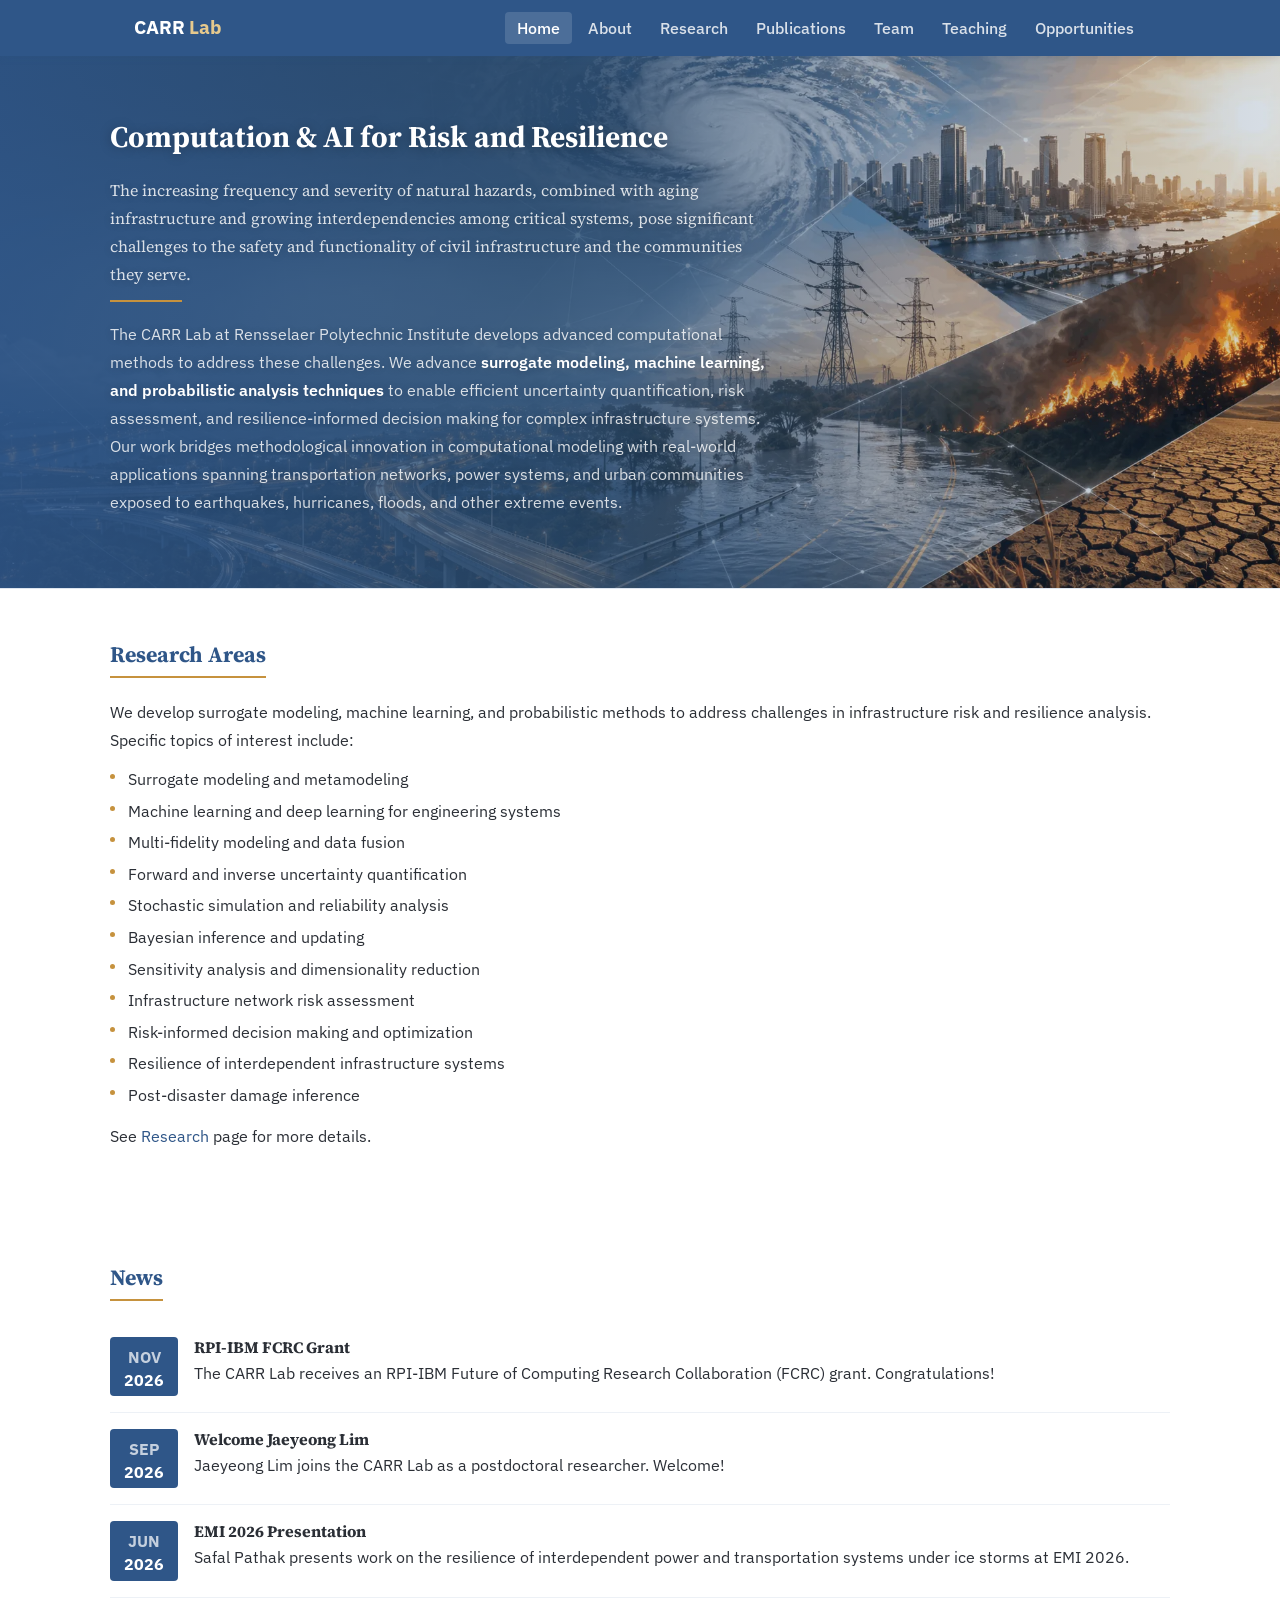
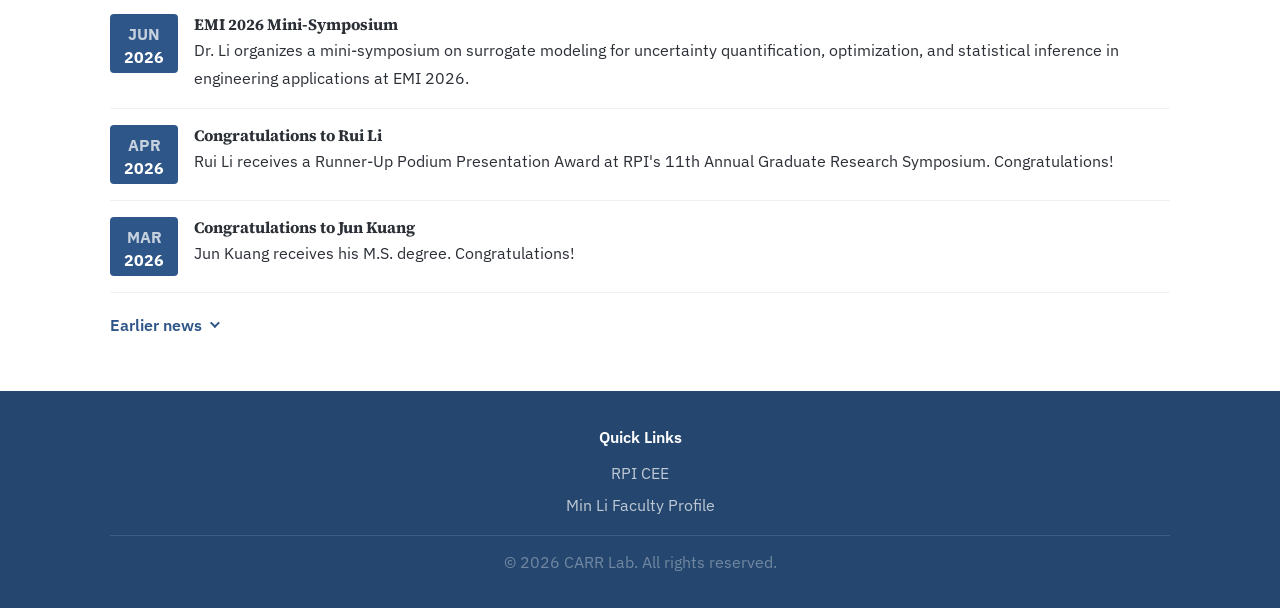
<file: index.html>
<!DOCTYPE html>
<html lang="en">
<head>
<meta charset="UTF-8">
<meta name="viewport" content="width=device-width,initial-scale=1.0">
<title>CARR Lab | Computation & AI for Risk and Resilience at RPI</title>
<link rel="preload" as="image" href="assets/hero-risk-resilience.webp" type="image/webp">
<link rel="preconnect" href="https://fonts.googleapis.com">
<link rel="preconnect" href="https://fonts.gstatic.com" crossorigin>
<link href="https://fonts.googleapis.com/css2?family=IBM+Plex+Sans:wght@300;400;500;600;700&family=Source+Serif+4:wght@600;700&display=swap" rel="stylesheet">
<link rel="stylesheet" href="style.css?v=20">
<style>
.hero{position:relative;overflow:hidden;background:url("assets/hero-risk-resilience.webp") center/cover no-repeat;min-height:485px;padding:62px 24px 60px;border-bottom:1px solid var(--border)}
.hero::before{content:'';position:absolute;inset:0;background:linear-gradient(90deg,rgba(47,86,136,0.9) 0%,rgba(47,82,120,0.78) 42%,rgba(47,82,120,0.34) 72%,rgba(47,82,120,0.18) 100%)}
.hero-inner{position:relative;z-index:1;max-width:var(--max-w);margin:0 auto}
.hero h1{font-family:var(--serif);font-size:var(--fs-h1);font-weight:700;line-height:1.25;margin-bottom:20px;color:#fff;max-width:680px;text-shadow:0 1px 12px rgba(0,0,0,0.28)}
.hero-body{max-width:680px}
.hero-text{max-width:660px}
.hero-lede{font-family:var(--serif);font-size:1.22rem;color:rgba(255,255,255,0.94);line-height:1.62;margin-bottom:18px;text-shadow:0 1px 10px rgba(0,0,0,0.24)}
.hero-text .intro-rule{width:72px;height:2px;background:var(--gold);margin:2px 0 18px}
.hero-text p{font-size:var(--fs-body);color:rgba(255,255,255,0.82);line-height:var(--lh);margin-bottom:12px;text-shadow:0 1px 8px rgba(0,0,0,0.2)}
.hero-text strong{color:#fff;font-weight:600}
.news-date-box .month{font-size:var(--fs-xs);font-weight:700;letter-spacing:0;text-transform:uppercase;color:rgba(255,255,255,0.72)}
.news-date-box .year{font-size:var(--fs-body);font-weight:700;line-height:1.2}
.about-grid{display:grid;grid-template-columns:200px 1fr;gap:36px;align-items:start}
.about-photo{width:200px;height:260px;border-radius:6px;background:linear-gradient(135deg,var(--border),var(--border-light));display:flex;align-items:center;justify-content:center;color:var(--text-muted);font-size:var(--fs-small);text-align:center;border:1px solid var(--border)}
.pub-section{margin-bottom:32px}
.pub-section h3{font-family:var(--serif);font-size:var(--fs-h3);font-weight:700;color:var(--primary);margin-bottom:14px;padding-bottom:8px;border-bottom:1px solid var(--border-light);display:block}
.pub-item{padding:8px 0;font-size:var(--fs-body);color:var(--text-sec);line-height:var(--lh);border-bottom:1px solid var(--border-light)}
.pub-item strong{color:var(--text);font-weight:600}
.pub-item em{font-style:italic}
.pub-num{display:inline-block;min-width:28px;color:var(--text-muted);font-weight:500}
.team-grid{display:grid;grid-template-columns:repeat(auto-fill,minmax(170px,1fr));gap:20px;margin-top:12px}
.team-card{text-align:center}
.team-avatar{width:100px;height:100px;border-radius:50%;margin:0 auto 10px;background:linear-gradient(135deg,var(--border),var(--border-light));display:flex;align-items:center;justify-content:center;font-size:var(--fs-avatar);color:var(--text-muted);font-weight:600;border:2px solid var(--border)}
.team-card h4{font-size:var(--fs-body);font-weight:600;margin-bottom:2px}
.team-card p{font-size:var(--fs-small);color:var(--text-muted)}
.contact-grid{display:grid;grid-template-columns:1fr 1fr;gap:40px}
@media(max-width:768px){
  .about-grid{grid-template-columns:1fr}
  .contact-grid{grid-template-columns:1fr}
  .hero{min-height:auto;padding:48px 24px 46px;background-position:center right}
  .hero::before{background:linear-gradient(90deg,rgba(47,86,136,0.94) 0%,rgba(47,82,120,0.86) 62%,rgba(47,82,120,0.58) 100%)}
  .about-photo{width:160px;height:200px}
}
.news-more summary{cursor:pointer;list-style:none;display:inline-flex;align-items:center;gap:8px;margin-top:18px;font-size:var(--fs-small);font-weight:600;color:var(--primary)}
.news-more summary::-webkit-details-marker{display:none}
.news-more summary::after{content:'';width:7px;height:7px;border-right:2px solid currentColor;border-bottom:2px solid currentColor;transform:rotate(45deg) translateY(-2px);transition:transform .2s}
.news-more[open] summary{margin-bottom:6px}
.news-more[open] summary::after{transform:rotate(225deg) translateY(-2px)}
.news-more summary:hover{color:var(--primary-dark)}
</style>
</head>
<body>
<nav>
  <div class="nav-inner">
    <a href="index.html" class="nav-logo">CARR <span>Lab</span></a>
    <ul class="nav-links" id="navLinks">
      <li><a href="index.html" class="active">Home</a></li>
      <li><a href="about.html">About</a></li>
      <li><a href="research.html">Research</a></li>
      <li><a href="publication.html">Publications</a></li>
      <li><a href="team.html">Team</a></li>
      <li><a href="teaching.html">Teaching</a></li>
      <li><a href="opportunities.html">Opportunities</a></li>
    </ul>
    <button class="hamburger" onclick="document.getElementById('navLinks').classList.toggle('open')" aria-label="Menu">
      <span></span><span></span><span></span>
    </button>
  </div>
</nav>

<div class="hero">
  <div class="hero-inner">
    <h1>Computation &amp; AI for Risk and Resilience</h1>
    <div class="hero-body">
      <div class="hero-text">
        <p class="hero-lede">The increasing frequency and severity of natural hazards, combined with aging infrastructure and growing interdependencies among critical systems, pose significant challenges to the safety and functionality of civil infrastructure and the communities they serve.</p>
        <div class="intro-rule" aria-hidden="true"></div>
        <p>The CARR Lab at Rensselaer Polytechnic Institute develops advanced computational methods to address these challenges. We advance <strong>surrogate modeling, machine learning, and probabilistic analysis techniques</strong> to enable efficient uncertainty quantification, risk assessment, and resilience-informed decision making for complex infrastructure systems. Our work bridges methodological innovation in computational modeling with real-world applications spanning transportation networks, power systems, and urban communities exposed to earthquakes, hurricanes, floods, and other extreme events.</p>
      </div>
    </div>
  </div>
</div>

<div class="section">
  <div class="container">
    <h2>Research Areas</h2>
    <p style="margin-bottom:10px;">We develop surrogate modeling, machine learning, and probabilistic methods to address challenges in infrastructure risk and resilience analysis. Specific topics of interest include:</p>
    <ul class="research-list">
      <li>Surrogate modeling and metamodeling</li>
      <li>Machine learning and deep learning for engineering systems</li>
      <li>Multi-fidelity modeling and data fusion</li>
      <li>Forward and inverse uncertainty quantification</li>
      <li>Stochastic simulation and reliability analysis</li>
      <li>Bayesian inference and updating</li>
      <li>Sensitivity analysis and dimensionality reduction</li>
      <li>Infrastructure network risk assessment</li>
      <li>Risk-informed decision making and optimization</li>
      <li>Resilience of interdependent infrastructure systems</li>
      <li>Post-disaster damage inference</li>
    </ul>
    <p style="margin-top:10px;">See <a href="research.html">Research</a> page for more details.</p>
  </div>
</div>



<div class="section">
  <div class="container">
    <h2>News</h2>
    <div class="news-item"><div class="news-date-box"><div class="month">Nov</div><div class="year">2026</div></div><div class="news-content"><h3>RPI-IBM FCRC Grant</h3><p>The CARR Lab receives an RPI-IBM Future of Computing Research Collaboration (FCRC) grant. Congratulations!</p></div></div>
    <div class="news-item"><div class="news-date-box"><div class="month">Sep</div><div class="year">2026</div></div><div class="news-content"><h3>Welcome Jaeyeong Lim</h3><p>Jaeyeong Lim joins the CARR Lab as a postdoctoral researcher. Welcome!</p></div></div>
    <div class="news-item"><div class="news-date-box"><div class="month">Jun</div><div class="year">2026</div></div><div class="news-content"><h3>EMI 2026 Presentation</h3><p>Safal Pathak presents work on the resilience of interdependent power and transportation systems under ice storms at EMI 2026.</p></div></div>
    <div class="news-item"><div class="news-date-box"><div class="month">Jun</div><div class="year">2026</div></div><div class="news-content"><h3>EMI 2026 Mini-Symposium</h3><p>Dr. Li organizes a mini-symposium on surrogate modeling for uncertainty quantification, optimization, and statistical inference in engineering applications at EMI 2026.</p></div></div>
    <div class="news-item"><div class="news-date-box"><div class="month">Apr</div><div class="year">2026</div></div><div class="news-content"><h3>Congratulations to Rui Li</h3><p>Rui Li receives a Runner-Up Podium Presentation Award at RPI's 11th Annual Graduate Research Symposium. Congratulations!</p></div></div>
    <div class="news-item"><div class="news-date-box"><div class="month">Mar</div><div class="year">2026</div></div><div class="news-content"><h3>Congratulations to Jun Kuang</h3><p>Jun Kuang receives his M.S. degree. Congratulations!</p></div></div>
    <details class="news-more">
      <summary>Earlier news</summary>
    <div class="news-item"><div class="news-date-box"><div class="month">Feb</div><div class="year">2026</div></div><div class="news-content"><h3>Congratulations to Safal Pathak</h3><p>Safal Pathak passes his Ph.D. qualifying exam. Congratulations!</p></div></div>
    <div class="news-item"><div class="news-date-box"><div class="month">Jan</div><div class="year">2026</div></div><div class="news-content"><h3>Welcome Anu Aryal</h3><p>Anu Aryal joins the CARR Lab as a Ph.D. student. Welcome!</p></div></div>
    <div class="news-item"><div class="news-date-box"><div class="month">Aug</div><div class="year">2025</div></div><div class="news-content"><h3>Welcome Safal Pathak</h3><p>Safal Pathak joins the CARR Lab as a Ph.D. student. Welcome!</p></div></div>
    <div class="news-item"><div class="news-date-box"><div class="month">Jun</div><div class="year">2025</div></div><div class="news-content"><h3>ICOSSAR 2025 Presentation</h3><p>Dr. Li presents work on equity-aware seismic risk mitigation for transportation networks at ICOSSAR 2025.</p></div></div>
    <div class="news-item"><div class="news-date-box"><div class="month">May</div><div class="year">2025</div></div><div class="news-content"><h3>EMI 2025 Presentation</h3><p>Safal Pathak presents work on graph neural Bayesian optimization for seismic retrofit prioritization of transportation networks at EMI 2025.</p></div></div>
    <div class="news-item"><div class="news-date-box"><div class="month">May</div><div class="year">2025</div></div><div class="news-content"><h3>EMI 2025 and ACWE 2025 Presentations</h3><p>Dr. Li presents work on optimal scenario selection for efficient regional hurricane wind risk assessment at EMI 2025 and ACWE 2025.</p></div></div>
    <div class="news-item"><div class="news-date-box"><div class="month">Mar</div><div class="year">2025</div></div><div class="news-content"><h3>NSF NHERI Summer Institute Travel Award</h3><p>Dr. Li receives the NSF NHERI Summer Institute Travel Award for Early-Career Faculty. Congratulations!</p></div></div>
    <div class="news-item"><div class="news-date-box"><div class="month">Jan</div><div class="year">2025</div></div><div class="news-content"><h3>Welcome Rui Li</h3><p>Rui Li joins the CARR Lab as a Ph.D. student. Welcome!</p></div></div>
    <div class="news-item"><div class="news-date-box"><div class="month">Jun</div><div class="year">2024</div></div><div class="news-content"><h3>ASCE ExCEEd Teaching Workshop</h3><p>Dr. Li participates in the ASCE ExCEEd Teaching Workshop at Colorado State University.</p></div></div>
    <div class="news-item"><div class="news-date-box"><div class="month">May</div><div class="year">2024</div></div><div class="news-content"><h3>EMI 2024 Presentation</h3><p>Dr. Li presents work on graph neural Bayesian optimization for seismic retrofit prioritization of transportation networks at EMI 2024.</p></div></div>
    <div class="news-item"><div class="news-date-box"><div class="month">Feb</div><div class="year">2024</div></div><div class="news-content"><h3>NHERI Computational Symposium Poster</h3><p>Dr. Li presents work on surrogate-based seismic risk assessment of large-scale transportation networks considering component damage correlation at the 2024 NHERI Computational Symposium.</p></div></div>
    <div class="news-item"><div class="news-date-box"><div class="month">Jan</div><div class="year">2024</div></div><div class="news-content"><h3>Mitigation Matters Research Award</h3><p>Dr. Li receives the Mitigation Matters Research Award from the Natural Hazards Center, University of Colorado Boulder. Congratulations!</p></div></div>
    <div class="news-item"><div class="news-date-box"><div class="month">Aug</div><div class="year">2023</div></div><div class="news-content"><h3>Dr. Li Joins RPI</h3><p>Dr. Li joins RPI CEE as an assistant professor.</p></div></div>
    </details>
  </div>
</div>

<footer>
  <div class="footer-inner">
    <div>
      <p style="color:#fff;font-weight:600;margin-bottom:8px;">Quick Links</p>
      <ul class="footer-links">
        <li><a href="https://cee.rpi.edu">RPI CEE</a></li>
        <li><a href="https://faculty.rpi.edu/min-li">Min Li Faculty Profile</a></li>
      </ul>
    </div>
  </div>
  <div class="footer-bottom">&copy; 2026 CARR Lab. All rights reserved.</div>
</footer>
<script>
  document.querySelectorAll(".nav-links a").forEach(function(a){
    a.addEventListener("click",function(){document.getElementById("navLinks").classList.remove("open")});
  });
</script>
</body>
</html>
</file>
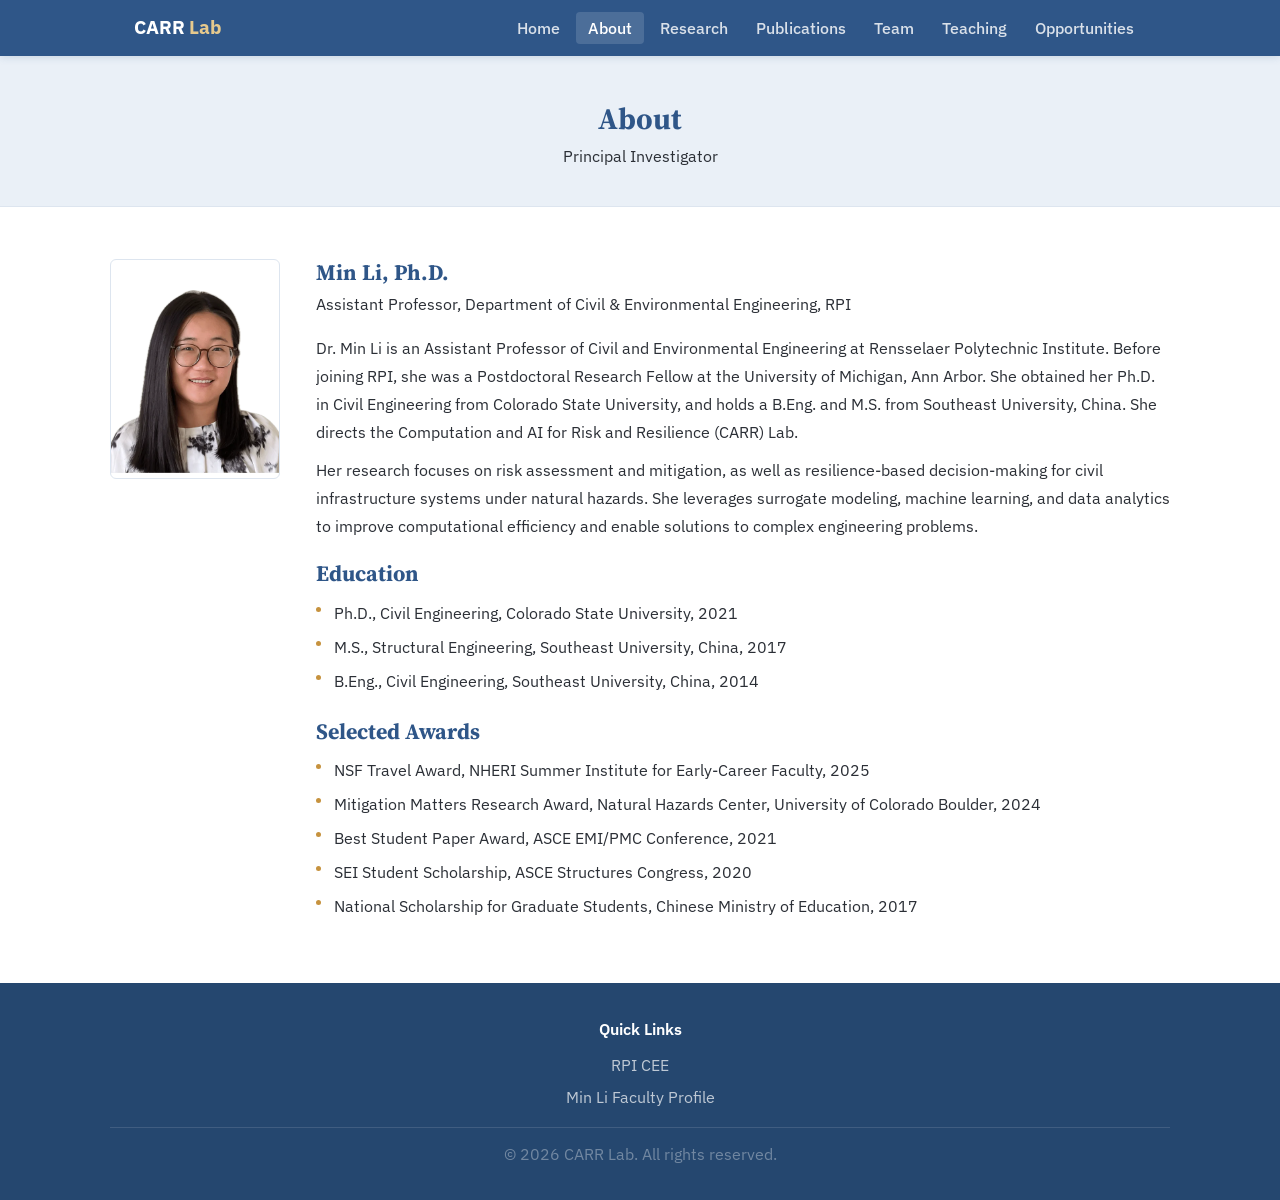
<file: about.html>
<!DOCTYPE html>
<html lang="en">
<head>
<meta charset="UTF-8">
<meta name="viewport" content="width=device-width,initial-scale=1.0">
<title>CARR Lab | About</title>
<link rel="preconnect" href="https://fonts.googleapis.com">
<link rel="preconnect" href="https://fonts.gstatic.com" crossorigin>
<link href="https://fonts.googleapis.com/css2?family=IBM+Plex+Sans:wght@300;400;500;600;700&family=Source+Serif+4:wght@600;700&display=swap" rel="stylesheet">
<link rel="stylesheet" href="style.css?v=20">
<style>
.hero{background:var(--bg-hero);padding:48px 24px 44px;border-bottom:1px solid var(--border)}
.hero-inner{max-width:var(--max-w);margin:0 auto}
.hero h1{font-family:var(--serif);font-size:var(--fs-hero);font-weight:700;line-height:1.25;margin-bottom:20px;color:var(--primary)}
.hero-body{display:grid;grid-template-columns:1fr 320px;gap:36px;align-items:start}
.hero-text p{font-size:var(--fs-body);color:var(--text-sec);line-height:var(--lh);margin-bottom:12px}
.hero-text p:last-child{margin-bottom:0}
.hero-img{width:100%;border-radius:6px;background:linear-gradient(135deg,var(--border),var(--border-light));display:flex;align-items:center;justify-content:center;color:var(--text-muted);font-size:var(--fs-small);text-align:center;padding:20px;min-height:200px;border:1px solid var(--border)}
.news-date-box .year{font-size:var(--fs-body);font-weight:700}
.about-grid{display:grid;grid-template-columns:170px 1fr;gap:36px;align-items:start}
.about-photo{width:170px;height:220px;border-radius:6px;overflow:hidden;background:#fff;border:1px solid var(--border)}
.about-photo img{display:block;width:112%;height:112%;object-fit:contain;object-position:center;margin:0 auto 0 -4%}
.pub-section{margin-bottom:32px}
.pub-section h3{font-family:var(--serif);font-size:var(--fs-h3);font-weight:700;color:var(--primary);margin-bottom:14px;padding-bottom:8px;border-bottom:1px solid var(--border-light);display:block}
.pub-item{padding:8px 0;font-size:var(--fs-body);color:var(--text-sec);line-height:var(--lh);border-bottom:1px solid var(--border-light)}
.pub-item strong{color:var(--text);font-weight:600}
.pub-item em{font-style:italic}
.pub-num{display:inline-block;min-width:28px;color:var(--text-muted);font-weight:500}
.team-grid{display:grid;grid-template-columns:repeat(auto-fill,minmax(170px,1fr));gap:20px;margin-top:12px}
.team-card{text-align:center}
.team-avatar{width:100px;height:100px;border-radius:50%;margin:0 auto 10px;background:linear-gradient(135deg,var(--border),var(--border-light));display:flex;align-items:center;justify-content:center;font-size:var(--fs-avatar);color:var(--text-muted);font-weight:600;border:2px solid var(--border)}
.team-card h4{font-size:var(--fs-body);font-weight:600;margin-bottom:2px}
.team-card p{font-size:var(--fs-small);color:var(--text-muted)}
.contact-grid{display:grid;grid-template-columns:1fr 1fr;gap:40px}
@media(max-width:768px){
  .about-grid{grid-template-columns:1fr}
  .contact-grid{grid-template-columns:1fr}
  .hero-body{grid-template-columns:1fr}
  .hero-img{max-width:280px}
  .about-photo{width:150px;height:194px}
}
</style>
</head>
<body>
<nav>
  <div class="nav-inner">
    <a href="index.html" class="nav-logo">CARR <span>Lab</span></a>
    <ul class="nav-links" id="navLinks">
      <li><a href="index.html">Home</a></li>
      <li><a href="about.html" class="active">About</a></li>
      <li><a href="research.html">Research</a></li>
      <li><a href="publication.html">Publications</a></li>
      <li><a href="team.html">Team</a></li>
      <li><a href="teaching.html">Teaching</a></li>
      <li><a href="opportunities.html">Opportunities</a></li>
    </ul>
    <button class="hamburger" onclick="document.getElementById('navLinks').classList.toggle('open')" aria-label="Menu">
      <span></span><span></span><span></span>
    </button>
  </div>
</nav>

<div class="page-banner"><h1>About</h1><p>Principal Investigator</p></div>
<div class="section">
  <div class="container">
    <div class="about-grid">
      <div class="about-photo"><img src="assets/min-li-portrait.webp" width="560" height="545" decoding="async" alt="Portrait of Dr. Min Li"></div>
      <div class="about-text">
        <h2>Min Li, Ph.D.</h2>
        <p class="position">Assistant Professor, Department of Civil &amp; Environmental Engineering, RPI</p>
        <p>Dr. Min Li is an Assistant Professor of Civil and Environmental Engineering at Rensselaer Polytechnic Institute. Before joining RPI, she was a Postdoctoral Research Fellow at the University of Michigan, Ann Arbor. She obtained her Ph.D. in Civil Engineering from Colorado State University, and holds a B.Eng. and M.S. from Southeast University, China. She directs the Computation and AI for Risk and Resilience (CARR) Lab.</p>
        <p>Her research focuses on risk assessment and mitigation, as well as resilience-based decision-making for civil infrastructure systems under natural hazards. She leverages surrogate modeling, machine learning, and data analytics to improve computational efficiency and enable solutions to complex engineering problems.</p>
        <div class="detail-section">
          <h3>Education</h3>
          <ul>
            <li>Ph.D., Civil Engineering, Colorado State University, 2021</li>
            <li>M.S., Structural Engineering, Southeast University, China, 2017</li>
            <li>B.Eng., Civil Engineering, Southeast University, China, 2014</li>
          </ul>
          <h3>Selected Awards</h3>
          <ul>
            <li>NSF Travel Award, NHERI Summer Institute for Early-Career Faculty, 2025</li>
            <li>Mitigation Matters Research Award, Natural Hazards Center, University of Colorado Boulder, 2024</li>
            <li>Best Student Paper Award, ASCE EMI/PMC Conference, 2021</li>
            <li>SEI Student Scholarship, ASCE Structures Congress, 2020</li>
            <li>National Scholarship for Graduate Students, Chinese Ministry of Education, 2017</li>
          </ul>
        </div>
      </div>
    </div>
  </div>
</div>

<footer>
  <div class="footer-inner">
    <div>
      <p style="color:#fff;font-weight:600;margin-bottom:8px;">Quick Links</p>
      <ul class="footer-links">
        <li><a href="https://cee.rpi.edu">RPI CEE</a></li>
        <li><a href="https://faculty.rpi.edu/min-li">Min Li Faculty Profile</a></li>
      </ul>
    </div>
  </div>
  <div class="footer-bottom">&copy; 2026 CARR Lab. All rights reserved.</div>
</footer>
<script>
  document.querySelectorAll(".nav-links a").forEach(function(a){
    a.addEventListener("click",function(){document.getElementById("navLinks").classList.remove("open")});
  });
</script>
</body>
</html>
</file>
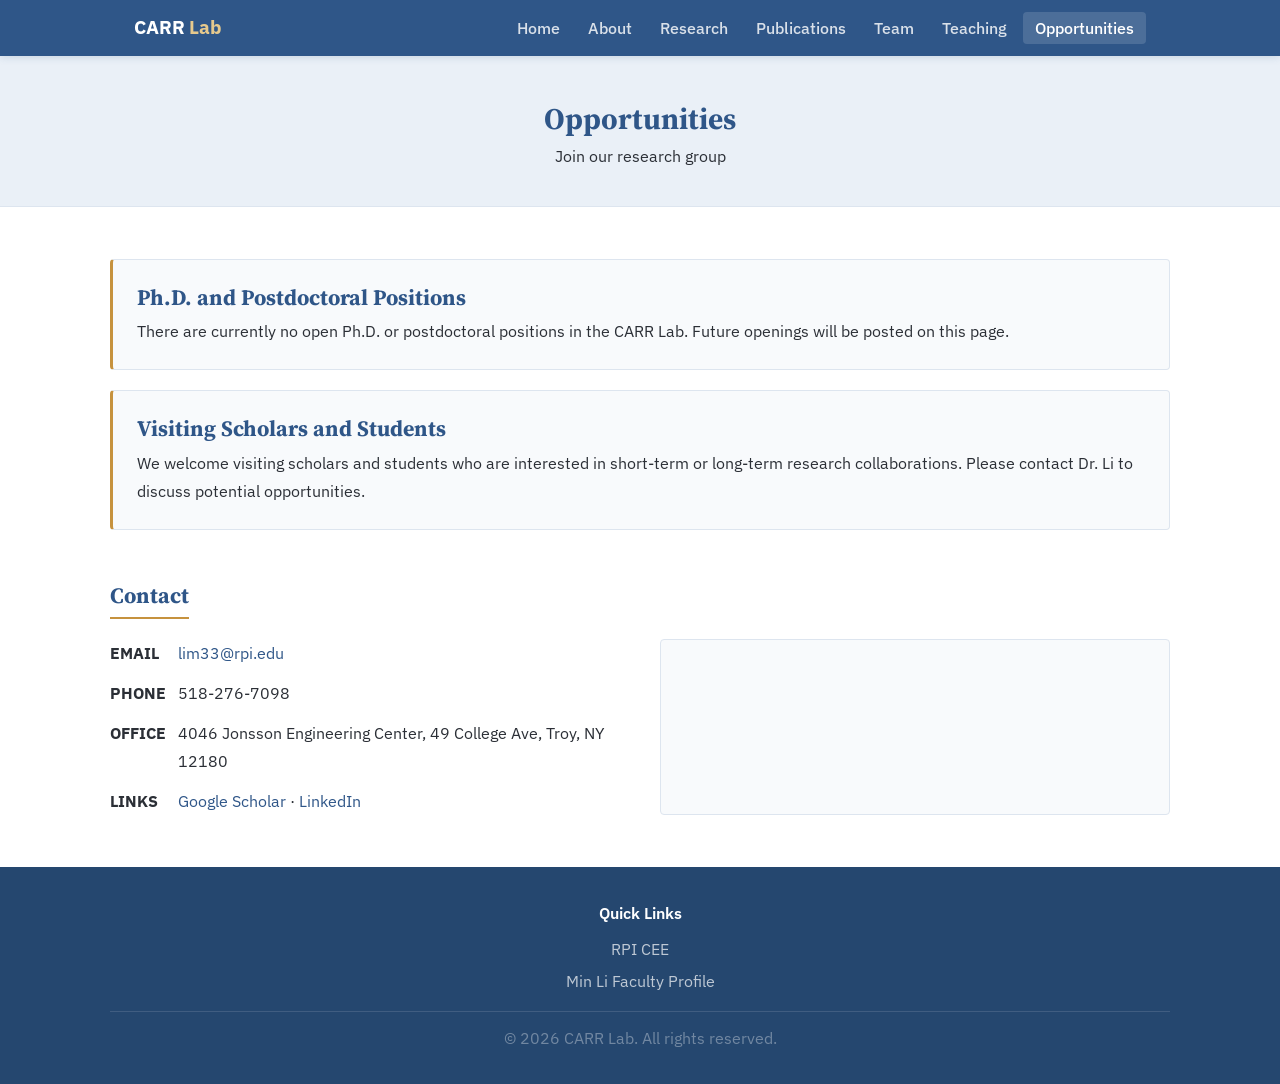
<file: opportunities.html>
<!DOCTYPE html>
<html lang="en">
<head>
<meta charset="UTF-8">
<meta name="viewport" content="width=device-width,initial-scale=1.0">
<title>CARR Lab | Opportunities</title>
<link rel="preconnect" href="https://fonts.googleapis.com">
<link rel="preconnect" href="https://fonts.gstatic.com" crossorigin>
<link href="https://fonts.googleapis.com/css2?family=IBM+Plex+Sans:wght@300;400;500;600;700&family=Source+Serif+4:wght@600;700&display=swap" rel="stylesheet">
<link rel="stylesheet" href="style.css?v=20">
<style>
.hero{background:var(--bg-hero);padding:48px 24px 44px;border-bottom:1px solid var(--border)}
.hero-inner{max-width:var(--max-w);margin:0 auto}
.hero h1{font-family:var(--serif);font-size:var(--fs-hero);font-weight:700;line-height:1.25;margin-bottom:20px;color:var(--primary)}
.hero-body{display:grid;grid-template-columns:1fr 320px;gap:36px;align-items:start}
.hero-text p{font-size:var(--fs-body);color:var(--text-sec);line-height:var(--lh);margin-bottom:12px}
.hero-text p:last-child{margin-bottom:0}
.hero-img{width:100%;border-radius:6px;background:linear-gradient(135deg,var(--border),var(--border-light));display:flex;align-items:center;justify-content:center;color:var(--text-muted);font-size:var(--fs-small);text-align:center;padding:20px;min-height:200px;border:1px solid var(--border)}
.news-date-box .year{font-size:var(--fs-body);font-weight:700}
.about-grid{display:grid;grid-template-columns:200px 1fr;gap:36px;align-items:start}
.about-photo{width:200px;height:260px;border-radius:6px;background:linear-gradient(135deg,var(--border),var(--border-light));display:flex;align-items:center;justify-content:center;color:var(--text-muted);font-size:var(--fs-small);text-align:center;border:1px solid var(--border)}
.pub-section{margin-bottom:32px}
.pub-section h3{font-family:var(--serif);font-size:var(--fs-h3);font-weight:700;color:var(--primary);margin-bottom:14px;padding-bottom:8px;border-bottom:1px solid var(--border-light);display:block}
.pub-item{padding:8px 0;font-size:var(--fs-body);color:var(--text-sec);line-height:var(--lh);border-bottom:1px solid var(--border-light)}
.pub-item strong{color:var(--text);font-weight:600}
.pub-item em{font-style:italic}
.pub-num{display:inline-block;min-width:28px;color:var(--text-muted);font-weight:500}
.team-grid{display:grid;grid-template-columns:repeat(auto-fill,minmax(170px,1fr));gap:20px;margin-top:12px}
.team-card{text-align:center}
.team-avatar{width:100px;height:100px;border-radius:50%;margin:0 auto 10px;background:linear-gradient(135deg,var(--border),var(--border-light));display:flex;align-items:center;justify-content:center;font-size:var(--fs-avatar);color:var(--text-muted);font-weight:600;border:2px solid var(--border)}
.team-card h4{font-size:var(--fs-body);font-weight:600;margin-bottom:2px}
.team-card p{font-size:var(--fs-small);color:var(--text-muted)}
.contact-grid{display:grid;grid-template-columns:1fr 1fr;gap:40px;align-items:start}
.contact-grid .contact-row:last-child{margin-bottom:0}
.map-panel{align-self:stretch;border:1px solid var(--border);border-radius:4px;overflow:hidden;background:var(--bg-alt);min-height:0}
.map-panel iframe{display:block;width:100%;height:100%;min-height:120px;border:0}
@media(max-width:768px){
  .about-grid{grid-template-columns:1fr}
  .contact-grid{grid-template-columns:1fr}
  .hero-body{grid-template-columns:1fr}
  .hero-img{max-width:280px}
  .about-photo{width:160px;height:200px}
}
</style>
</head>
<body>
<nav>
  <div class="nav-inner">
    <a href="index.html" class="nav-logo">CARR <span>Lab</span></a>
    <ul class="nav-links" id="navLinks">
      <li><a href="index.html">Home</a></li>
      <li><a href="about.html">About</a></li>
      <li><a href="research.html">Research</a></li>
      <li><a href="publication.html">Publications</a></li>
      <li><a href="team.html">Team</a></li>
      <li><a href="teaching.html">Teaching</a></li>
      <li><a href="opportunities.html" class="active">Opportunities</a></li>
    </ul>
    <button class="hamburger" onclick="document.getElementById('navLinks').classList.toggle('open')" aria-label="Menu">
      <span></span><span></span><span></span>
    </button>
  </div>
</nav>

<div class="page-banner"><h1>Opportunities</h1><p>Join our research group</p></div>
<div class="section">
  <div class="container">
    <div class="opp-box">
      <h3>Ph.D. and Postdoctoral Positions</h3>
      <p>There are currently no open Ph.D. or postdoctoral positions in the CARR Lab. Future openings will be posted on this page.</p>
    </div>

    <div class="opp-box">
      <h3>Visiting Scholars and Students</h3>
      <p>We welcome visiting scholars and students who are interested in short-term or long-term research collaborations. Please contact Dr. Li to discuss potential opportunities.</p>
    </div>
    <h2 style="margin-top:32px;">Contact</h2>
    <div class="contact-grid">
      <div>
        <div class="contact-row"><span class="contact-label">Email</span><span class="contact-val"><a href="mailto:lim33&#64;rpi.edu">lim33&#64;rpi.edu</a></span></div>
        <div class="contact-row"><span class="contact-label">Phone</span><span class="contact-val">518-276-7098</span></div>
        <div class="contact-row"><span class="contact-label">Office</span><span class="contact-val">4046 Jonsson Engineering Center, 49 College Ave, Troy, NY 12180</span></div>
        <div class="contact-row" style="margin-top:12px"><span class="contact-label">Links</span><span class="contact-val"><a href="https://scholar.google.com/citations?user=3R4aGb0AAAAJ&hl=en">Google Scholar</a> &middot; <a href="https://www.linkedin.com/in/min-li-a19529188">LinkedIn</a></span></div>
      </div>
      <div class="map-panel">
        <iframe title="Map to Jonsson Engineering Center" loading="lazy" referrerpolicy="no-referrer-when-downgrade" src="https://www.google.com/maps?q=4046%20Jonsson%20Engineering%20Center%2C%2049%20College%20Ave%2C%20Troy%2C%20NY%2012180&output=embed"></iframe>
      </div>
    </div>
  </div>
</div>

<footer>
  <div class="footer-inner">
    <div>
      <p style="color:#fff;font-weight:600;margin-bottom:8px;">Quick Links</p>
      <ul class="footer-links">
        <li><a href="https://cee.rpi.edu">RPI CEE</a></li>
        <li><a href="https://faculty.rpi.edu/min-li">Min Li Faculty Profile</a></li>
      </ul>
    </div>
  </div>
  <div class="footer-bottom">&copy; 2026 CARR Lab. All rights reserved.</div>
</footer>
<script>
  document.querySelectorAll(".nav-links a").forEach(function(a){
    a.addEventListener("click",function(){document.getElementById("navLinks").classList.remove("open")});
  });
</script>
</body>
</html>
</file>
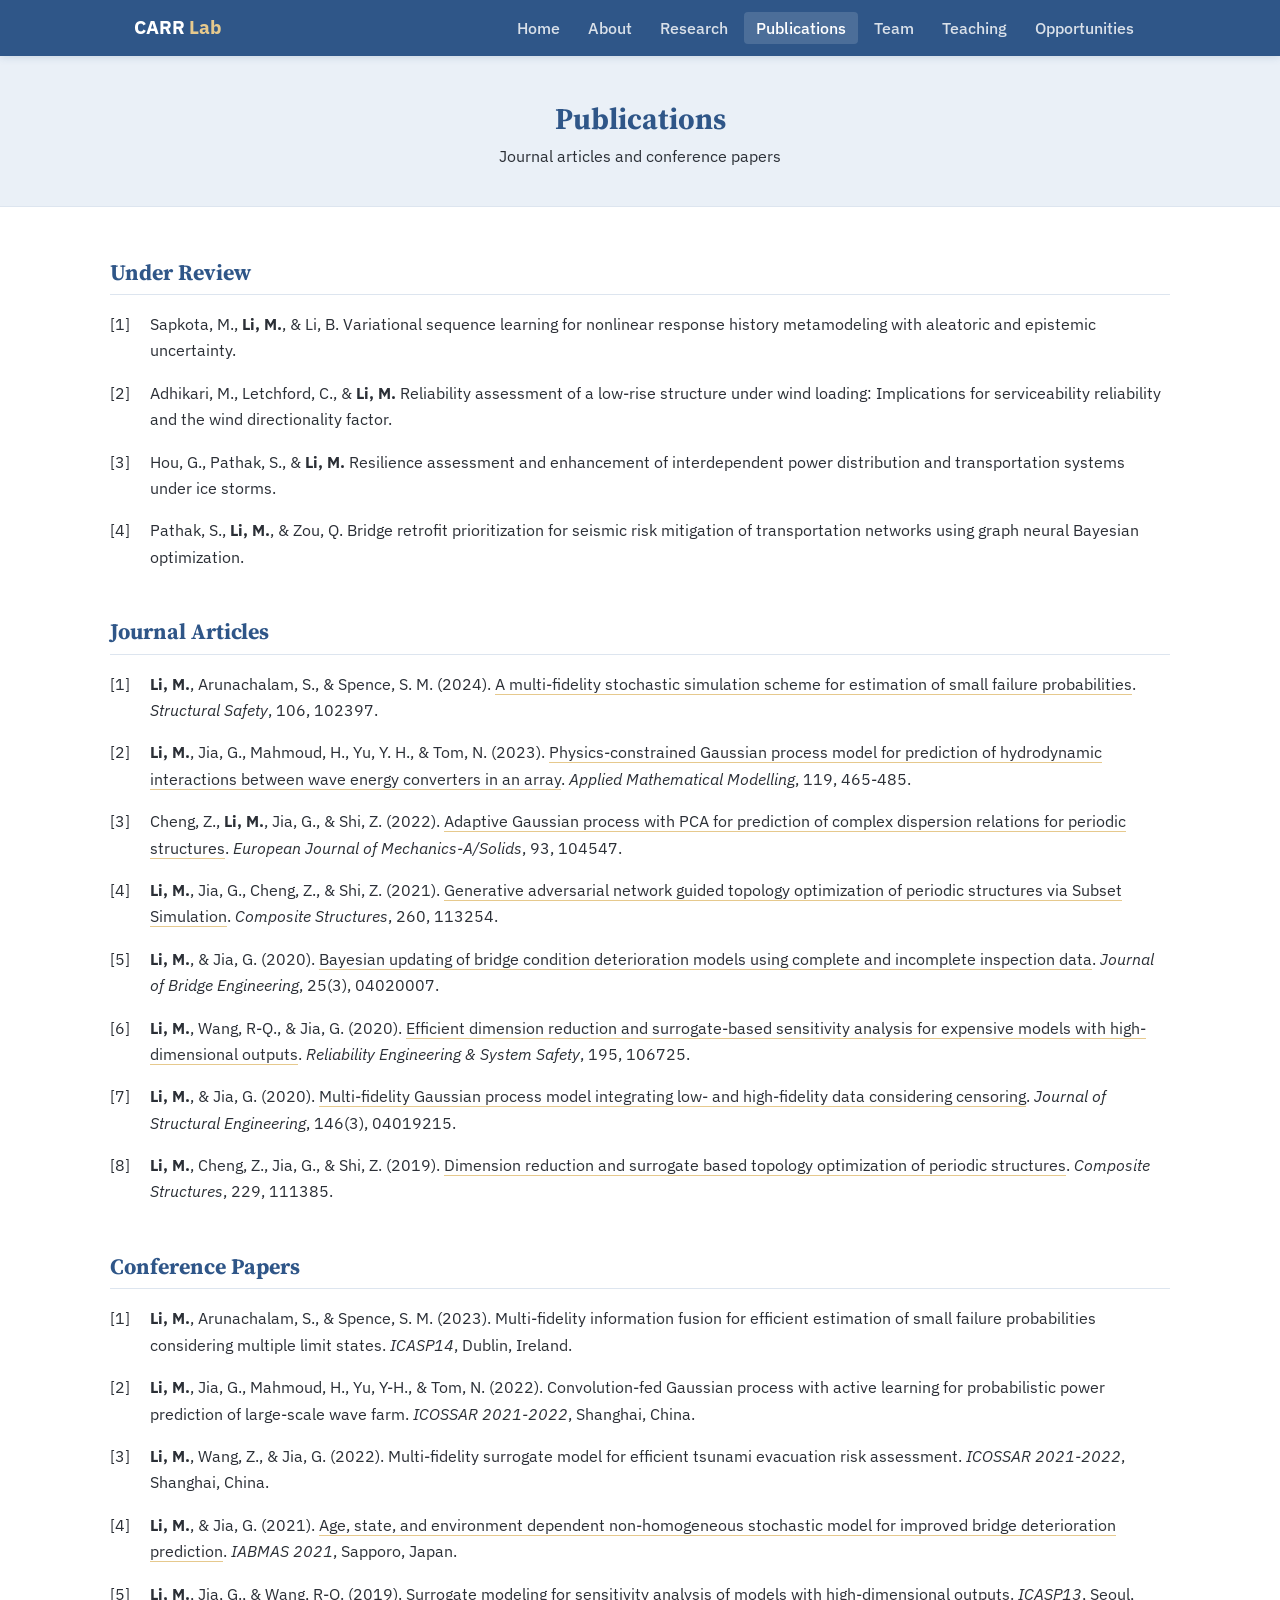
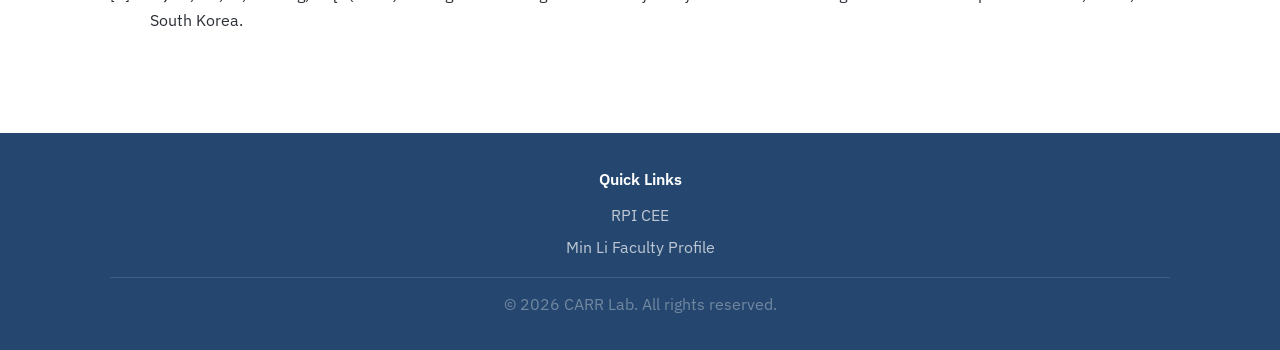
<file: publication.html>
<!DOCTYPE html>
<html lang="en">
<head>
<meta charset="UTF-8">
<meta name="viewport" content="width=device-width,initial-scale=1.0">
<title>CARR Lab | Publications</title>
<link rel="preconnect" href="https://fonts.googleapis.com">
<link rel="preconnect" href="https://fonts.gstatic.com" crossorigin>
<link href="https://fonts.googleapis.com/css2?family=IBM+Plex+Sans:wght@300;400;500;600;700&family=Source+Serif+4:wght@600;700&display=swap" rel="stylesheet">
<link rel="stylesheet" href="style.css?v=20">
<style>
.hero{background:var(--bg-hero);padding:48px 24px 44px;border-bottom:1px solid var(--border)}
.hero-inner{max-width:var(--max-w);margin:0 auto}
.hero h1{font-family:var(--serif);font-size:var(--fs-hero);font-weight:700;line-height:1.25;margin-bottom:20px;color:var(--primary)}
.hero-body{display:grid;grid-template-columns:1fr 320px;gap:36px;align-items:start}
.hero-text p{font-size:var(--fs-body);color:var(--text-sec);line-height:var(--lh);margin-bottom:12px}
.hero-text p:last-child{margin-bottom:0}
.hero-img{width:100%;border-radius:6px;background:linear-gradient(135deg,var(--border),var(--border-light));display:flex;align-items:center;justify-content:center;color:var(--text-muted);font-size:var(--fs-small);text-align:center;padding:20px;min-height:200px;border:1px solid var(--border)}
.news-date-box .year{font-size:var(--fs-body);font-weight:700}
.about-grid{display:grid;grid-template-columns:200px 1fr;gap:36px;align-items:start}
.about-photo{width:200px;height:260px;border-radius:6px;background:linear-gradient(135deg,var(--border),var(--border-light));display:flex;align-items:center;justify-content:center;color:var(--text-muted);font-size:var(--fs-small);text-align:center;border:1px solid var(--border)}
.team-grid{display:grid;grid-template-columns:repeat(auto-fill,minmax(170px,1fr));gap:20px;margin-top:12px}
.team-card{text-align:center}
.team-avatar{width:100px;height:100px;border-radius:50%;margin:0 auto 10px;background:linear-gradient(135deg,var(--border),var(--border-light));display:flex;align-items:center;justify-content:center;font-size:var(--fs-avatar);color:var(--text-muted);font-weight:600;border:2px solid var(--border)}
.team-card h4{font-size:var(--fs-body);font-weight:600;margin-bottom:2px}
.team-card p{font-size:var(--fs-small);color:var(--text-muted)}
.contact-grid{display:grid;grid-template-columns:1fr 1fr;gap:40px}
@media(max-width:768px){
  .about-grid{grid-template-columns:1fr}
  .contact-grid{grid-template-columns:1fr}
}
@media(max-width:768px){
  .hero-body{grid-template-columns:1fr}
  .hero-img{max-width:280px}
  .about-photo{width:160px;height:200px}
}
.pub-section{margin-bottom:40px}
.pub-section h3{font-family:var(--serif);font-size:var(--fs-h2);font-weight:700;color:var(--primary);margin-bottom:8px;padding-bottom:8px;border-bottom:1px solid var(--border)}
.pub-list{list-style:none;margin:0;padding:0}
.pub-item{display:grid;grid-template-columns:36px 1fr;gap:4px;padding:8px 0;line-height:1.65}
.pub-num{color:var(--text-muted)}
.pub-item a{color:inherit;text-decoration:none;border-bottom:1px solid var(--gold-light)}
.pub-item a:hover{color:var(--primary);border-bottom-color:var(--primary)}
</style>
</head>
<body>
<nav>
  <div class="nav-inner">
    <a href="index.html" class="nav-logo">CARR <span>Lab</span></a>
    <ul class="nav-links" id="navLinks">
      <li><a href="index.html">Home</a></li>
      <li><a href="about.html">About</a></li>
      <li><a href="research.html">Research</a></li>
      <li><a href="publication.html" class="active">Publications</a></li>
      <li><a href="team.html">Team</a></li>
      <li><a href="teaching.html">Teaching</a></li>
      <li><a href="opportunities.html">Opportunities</a></li>
    </ul>
    <button class="hamburger" onclick="document.getElementById('navLinks').classList.toggle('open')" aria-label="Menu">
      <span></span><span></span><span></span>
    </button>
  </div>
</nav>

<div class="page-banner"><h1>Publications</h1><p>Journal articles and conference papers</p></div>
<div class="section">
  <div class="container">
    <section class="pub-section">
      <h3>Under Review</h3>
      <ol class="pub-list">
        <li class="pub-item"><span class="pub-num">[1]</span><span>Sapkota, M., <strong>Li, M.</strong>, &amp; Li, B. Variational sequence learning for nonlinear response history metamodeling with aleatoric and epistemic uncertainty.</span></li>
        <li class="pub-item"><span class="pub-num">[2]</span><span>Adhikari, M., Letchford, C., &amp; <strong>Li, M.</strong> Reliability assessment of a low-rise structure under wind loading: Implications for serviceability reliability and the wind directionality factor.</span></li>
        <li class="pub-item"><span class="pub-num">[3]</span><span>Hou, G., Pathak, S., &amp; <strong>Li, M.</strong> Resilience assessment and enhancement of interdependent power distribution and transportation systems under ice storms.</span></li>
        <li class="pub-item"><span class="pub-num">[4]</span><span>Pathak, S., <strong>Li, M.</strong>, &amp; Zou, Q. Bridge retrofit prioritization for seismic risk mitigation of transportation networks using graph neural Bayesian optimization.</span></li>
      </ol>
    </section>
    <section class="pub-section">
      <h3>Journal Articles</h3>
      <ol class="pub-list">
        <li class="pub-item"><span class="pub-num">[1]</span><span><strong>Li, M.</strong>, Arunachalam, S., &amp; Spence, S. M. (2024). <a href="https://doi.org/10.1016/j.strusafe.2023.102397">A multi-fidelity stochastic simulation scheme for estimation of small failure probabilities</a>. <span><em>Structural Safety</em>, 106, 102397</span>.</span></li>
        <li class="pub-item"><span class="pub-num">[2]</span><span><strong>Li, M.</strong>, Jia, G., Mahmoud, H., Yu, Y. H., &amp; Tom, N. (2023). <a href="https://doi.org/10.1016/j.apm.2023.03.003">Physics-constrained Gaussian process model for prediction of hydrodynamic interactions between wave energy converters in an array</a>. <span><em>Applied Mathematical Modelling</em>, 119, 465-485</span>.</span></li>
        <li class="pub-item"><span class="pub-num">[3]</span><span>Cheng, Z., <strong>Li, M.</strong>, Jia, G., &amp; Shi, Z. (2022). <a href="https://doi.org/10.1016/j.euromechsol.2022.104547">Adaptive Gaussian process with PCA for prediction of complex dispersion relations for periodic structures</a>. <span><em>European Journal of Mechanics-A/Solids</em>, 93, 104547</span>.</span></li>
        <li class="pub-item"><span class="pub-num">[4]</span><span><strong>Li, M.</strong>, Jia, G., Cheng, Z., &amp; Shi, Z. (2021). <a href="https://doi.org/10.1016/j.compstruct.2020.113254">Generative adversarial network guided topology optimization of periodic structures via Subset Simulation</a>. <span><em>Composite Structures</em>, 260, 113254</span>.</span></li>
        <li class="pub-item"><span class="pub-num">[5]</span><span><strong>Li, M.</strong>, &amp; Jia, G. (2020). <a href="https://doi.org/10.1061/(asce)be.1943-5592.0001530">Bayesian updating of bridge condition deterioration models using complete and incomplete inspection data</a>. <span><em>Journal of Bridge Engineering</em>, 25(3), 04020007</span>.</span></li>
        <li class="pub-item"><span class="pub-num">[6]</span><span><strong>Li, M.</strong>, Wang, R-Q., &amp; Jia, G. (2020). <a href="https://doi.org/10.1016/j.ress.2019.106725">Efficient dimension reduction and surrogate-based sensitivity analysis for expensive models with high-dimensional outputs</a>. <span><em>Reliability Engineering &amp; System Safety</em>, 195, 106725</span>.</span></li>
        <li class="pub-item"><span class="pub-num">[7]</span><span><strong>Li, M.</strong>, &amp; Jia, G. (2020). <a href="https://doi.org/10.1061/(asce)st.1943-541x.0002531">Multi-fidelity Gaussian process model integrating low- and high-fidelity data considering censoring</a>. <span><em>Journal of Structural Engineering</em>, 146(3), 04019215</span>.</span></li>
        <li class="pub-item"><span class="pub-num">[8]</span><span><strong>Li, M.</strong>, Cheng, Z., Jia, G., &amp; Shi, Z. (2019). <a href="https://doi.org/10.1016/j.compstruct.2019.111385">Dimension reduction and surrogate based topology optimization of periodic structures</a>. <span><em>Composite Structures</em>, 229, 111385</span>.</span></li>
      </ol>
    </section>
    <section class="pub-section">
      <h3>Conference Papers</h3>
      <ol class="pub-list">
        <li class="pub-item"><span class="pub-num">[1]</span><span><strong>Li, M.</strong>, Arunachalam, S., &amp; Spence, S. M. (2023). Multi-fidelity information fusion for efficient estimation of small failure probabilities considering multiple limit states. <span><em>ICASP14</em>, Dublin, Ireland</span>.</span></li>
        <li class="pub-item"><span class="pub-num">[2]</span><span><strong>Li, M.</strong>, Jia, G., Mahmoud, H., Yu, Y-H., &amp; Tom, N. (2022). Convolution-fed Gaussian process with active learning for probabilistic power prediction of large-scale wave farm. <span><em>ICOSSAR 2021-2022</em>, Shanghai, China</span>.</span></li>
        <li class="pub-item"><span class="pub-num">[3]</span><span><strong>Li, M.</strong>, Wang, Z., &amp; Jia, G. (2022). Multi-fidelity surrogate model for efficient tsunami evacuation risk assessment. <span><em>ICOSSAR 2021-2022</em>, Shanghai, China</span>.</span></li>
        <li class="pub-item"><span class="pub-num">[4]</span><span><strong>Li, M.</strong>, &amp; Jia, G. (2021). <a href="https://doi.org/10.1201/9780429279119-377">Age, state, and environment dependent non-homogeneous stochastic model for improved bridge deterioration prediction</a>. <span><em>IABMAS 2021</em>, Sapporo, Japan</span>.</span></li>
        <li class="pub-item"><span class="pub-num">[5]</span><span><strong>Li, M.</strong>, Jia, G., &amp; Wang, R-Q. (2019). Surrogate modeling for sensitivity analysis of models with high-dimensional outputs. <span><em>ICASP13</em>, Seoul, South Korea</span>.</span></li>
      </ol>
    </section>
  </div>
</div>

<footer>
  <div class="footer-inner">
    <div>
      <p style="color:#fff;font-weight:600;margin-bottom:8px;">Quick Links</p>
      <ul class="footer-links">
        <li><a href="https://cee.rpi.edu">RPI CEE</a></li>
        <li><a href="https://faculty.rpi.edu/min-li">Min Li Faculty Profile</a></li>
      </ul>
    </div>
  </div>
  <div class="footer-bottom">&copy; 2026 CARR Lab. All rights reserved.</div>
</footer>
<script>
  document.querySelectorAll(".nav-links a").forEach(function(a){
    a.addEventListener("click",function(){document.getElementById("navLinks").classList.remove("open")});
  });
</script>
</body>
</html>
</file>
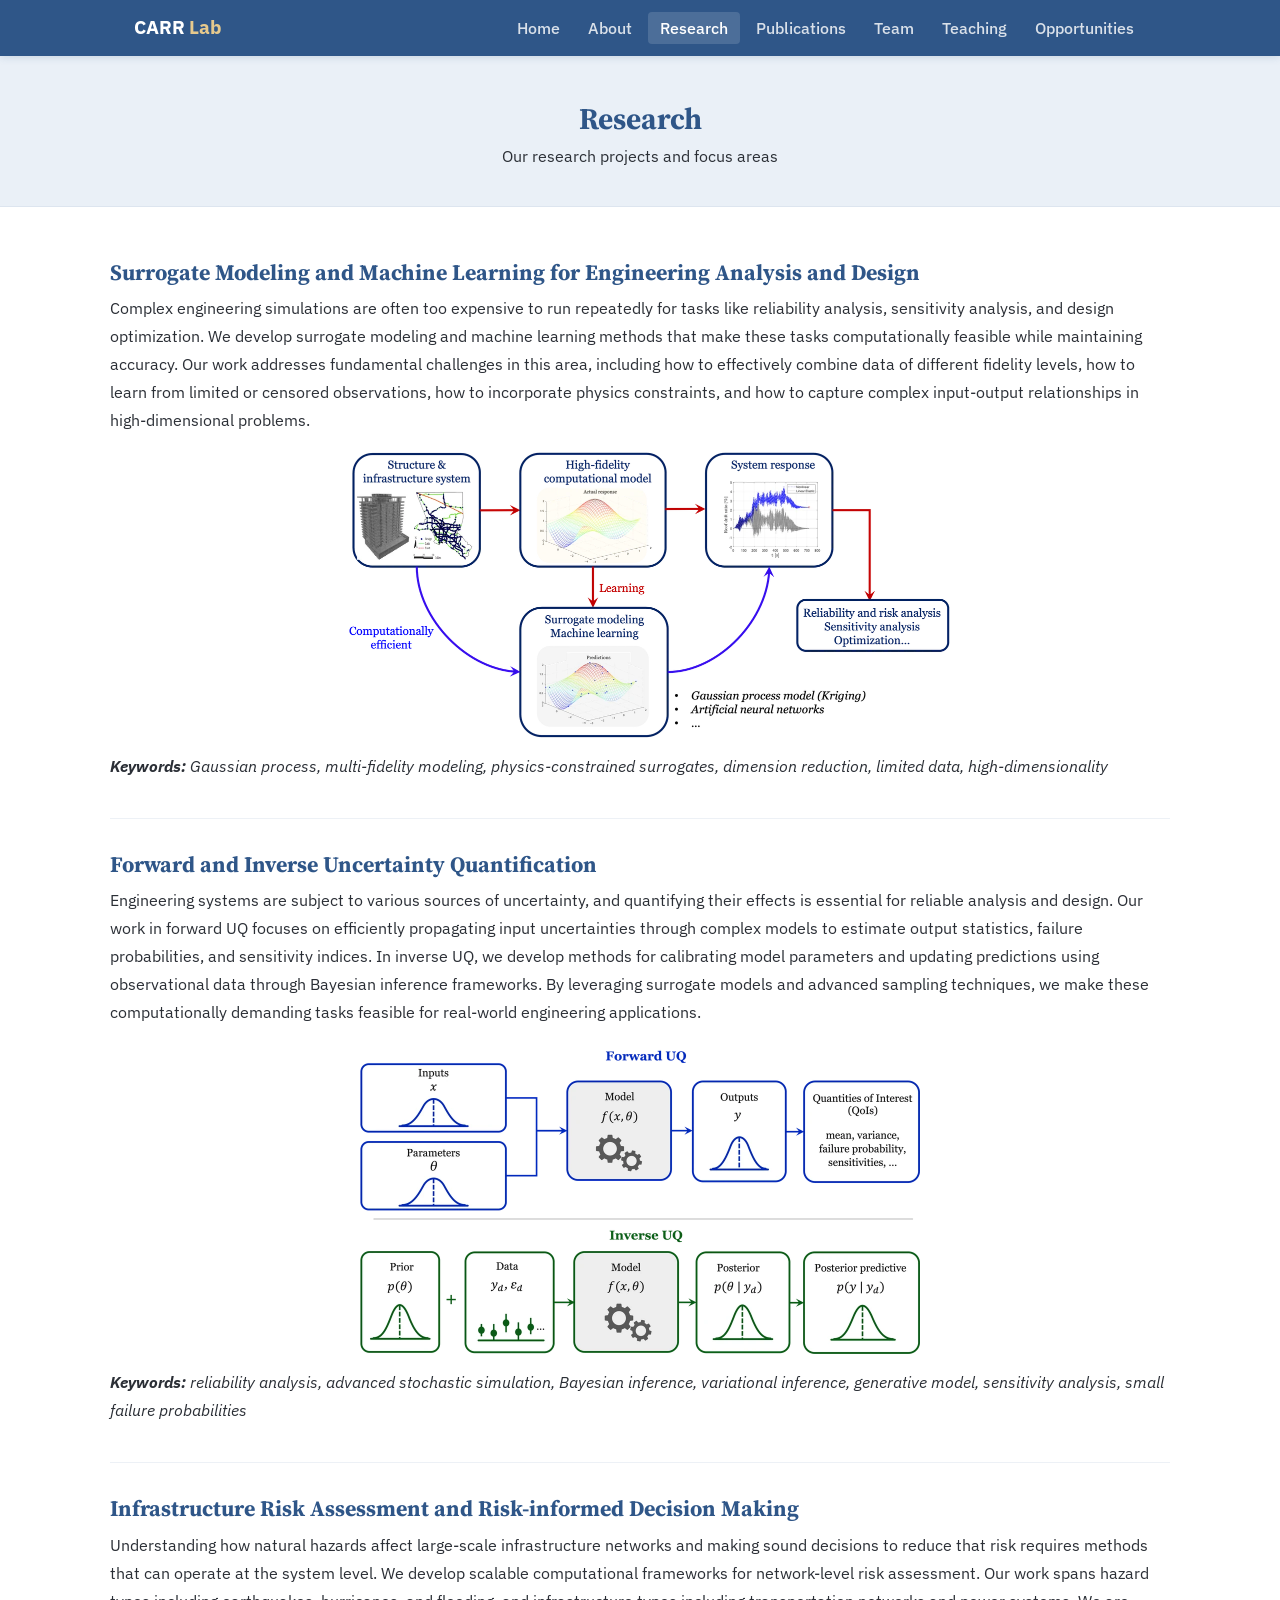
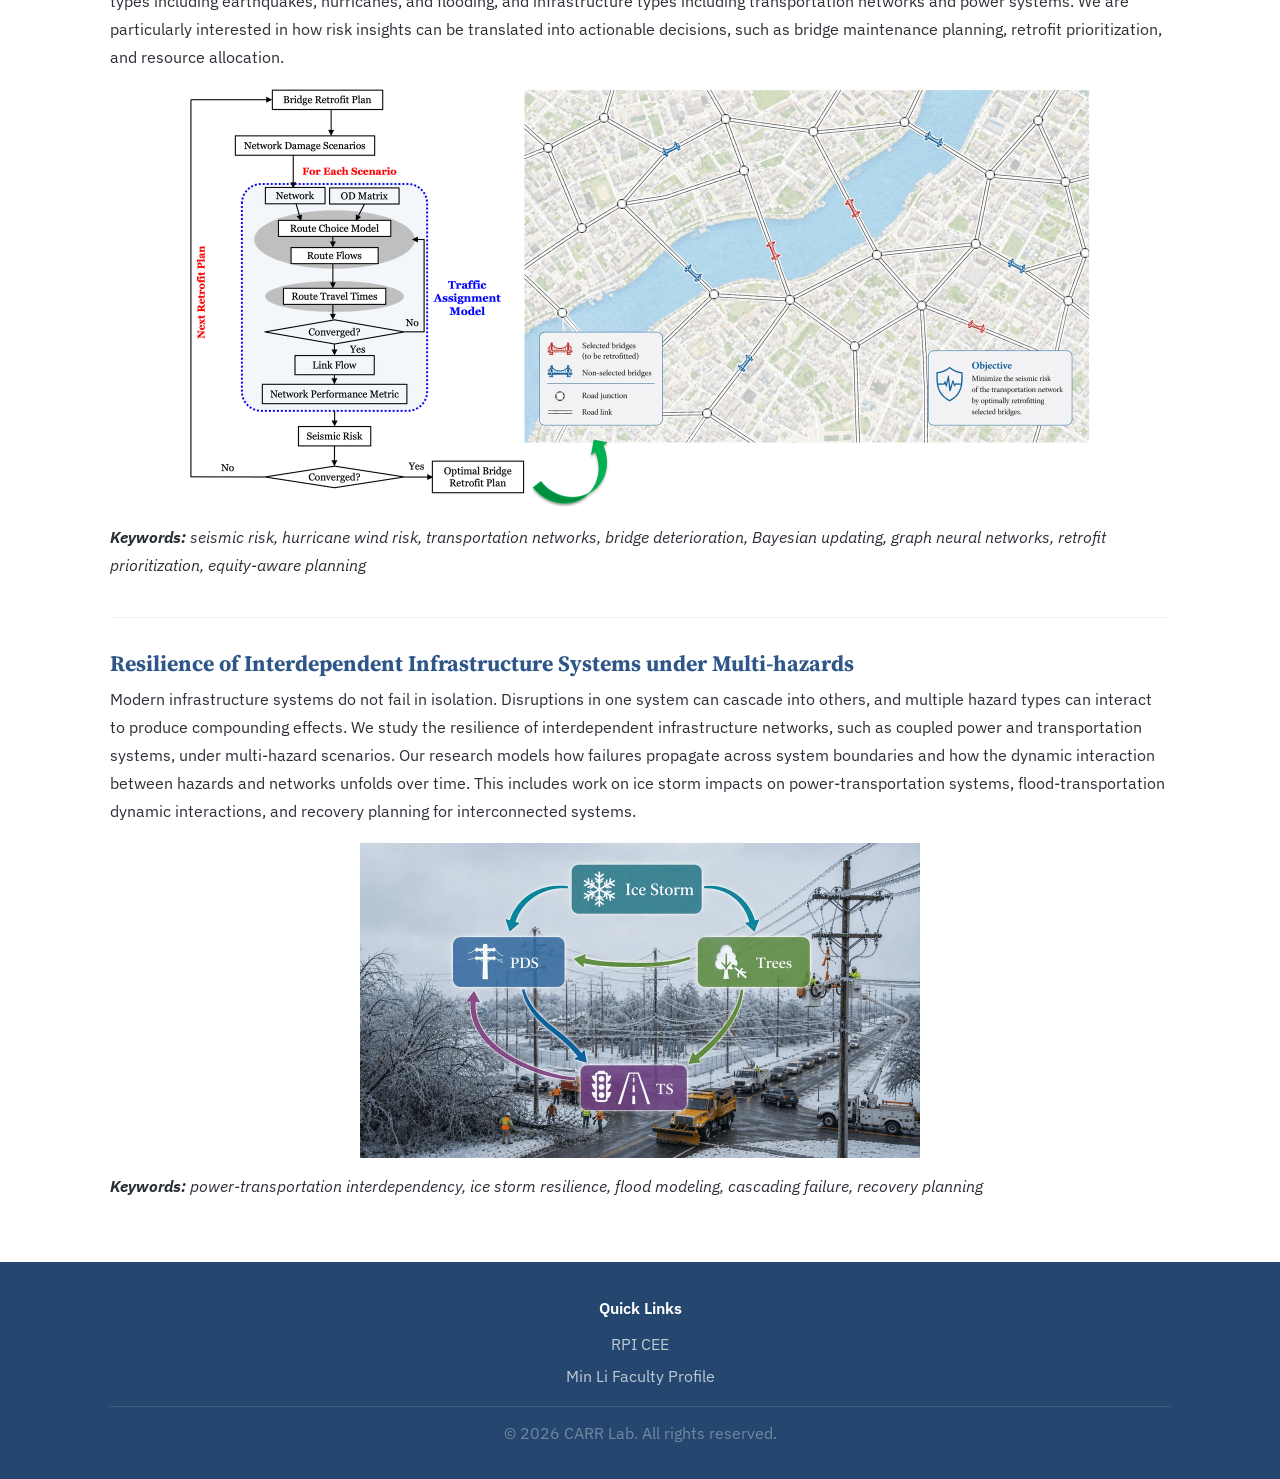
<file: research.html>
<!DOCTYPE html>
<html lang="en">
<head>
<meta charset="UTF-8">
<meta name="viewport" content="width=device-width,initial-scale=1.0">
<title>CARR Lab | Research</title>
<link rel="preconnect" href="https://fonts.googleapis.com">
<link rel="preconnect" href="https://fonts.gstatic.com" crossorigin>
<link href="https://fonts.googleapis.com/css2?family=IBM+Plex+Sans:wght@300;400;500;600;700&family=Source+Serif+4:wght@600;700&display=swap" rel="stylesheet">
<link rel="stylesheet" href="style.css?v=20">
<style>
.hero{background:var(--bg-hero);padding:48px 24px 44px;border-bottom:1px solid var(--border)}
.hero-inner{max-width:var(--max-w);margin:0 auto}
.hero h1{font-family:var(--serif);font-size:var(--fs-hero);font-weight:700;line-height:1.25;margin-bottom:20px;color:var(--primary)}
.hero-body{display:grid;grid-template-columns:1fr 320px;gap:36px;align-items:start}
.hero-text p{font-size:var(--fs-body);color:var(--text-sec);line-height:var(--lh);margin-bottom:12px}
.hero-text p:last-child{margin-bottom:0}
.hero-img{width:100%;border-radius:6px;background:linear-gradient(135deg,var(--border),var(--border-light));display:flex;align-items:center;justify-content:center;color:var(--text-muted);font-size:var(--fs-small);text-align:center;padding:20px;min-height:200px;border:1px solid var(--border)}
.news-date-box .year{font-size:var(--fs-body);font-weight:700}
.about-grid{display:grid;grid-template-columns:200px 1fr;gap:36px;align-items:start}
.about-photo{width:200px;height:260px;border-radius:6px;background:linear-gradient(135deg,var(--border),var(--border-light));display:flex;align-items:center;justify-content:center;color:var(--text-muted);font-size:var(--fs-small);text-align:center;border:1px solid var(--border)}
.research-image{display:block;width:100%;height:auto;max-width:560px;margin:18px auto 14px}
.research-image-compact{width:auto;max-width:100%;max-height:420px}
.research-image-large{max-width:620px}
.keywords strong{font-weight:700;color:var(--text-sec)}
.pub-section{margin-bottom:32px}
.pub-section h3{font-family:var(--serif);font-size:var(--fs-h3);font-weight:700;color:var(--primary);margin-bottom:14px;padding-bottom:8px;border-bottom:1px solid var(--border-light);display:block}
.pub-item{padding:8px 0;font-size:var(--fs-body);color:var(--text-sec);line-height:var(--lh);border-bottom:1px solid var(--border-light)}
.pub-item strong{color:var(--text);font-weight:600}
.pub-item em{font-style:italic}
.pub-num{display:inline-block;min-width:28px;color:var(--text-muted);font-weight:500}
.team-grid{display:grid;grid-template-columns:repeat(auto-fill,minmax(170px,1fr));gap:20px;margin-top:12px}
.team-card{text-align:center}
.team-avatar{width:100px;height:100px;border-radius:50%;margin:0 auto 10px;background:linear-gradient(135deg,var(--border),var(--border-light));display:flex;align-items:center;justify-content:center;font-size:var(--fs-avatar);color:var(--text-muted);font-weight:600;border:2px solid var(--border)}
.team-card h4{font-size:var(--fs-body);font-weight:600;margin-bottom:2px}
.team-card p{font-size:var(--fs-small);color:var(--text-muted)}
.contact-grid{display:grid;grid-template-columns:1fr 1fr;gap:40px}
@media(max-width:768px){
  .about-grid{grid-template-columns:1fr}
  .contact-grid{grid-template-columns:1fr}
  .hero-body{grid-template-columns:1fr}
  .hero-img{max-width:280px}
  .research-image{max-width:100%}
  .research-image-compact{max-height:320px}
  .about-photo{width:160px;height:200px}
}
</style>
</head>
<body>
<nav>
  <div class="nav-inner">
    <a href="index.html" class="nav-logo">CARR <span>Lab</span></a>
    <ul class="nav-links" id="navLinks">
      <li><a href="index.html">Home</a></li>
      <li><a href="about.html">About</a></li>
      <li><a href="research.html" class="active">Research</a></li>
      <li><a href="publication.html">Publications</a></li>
      <li><a href="team.html">Team</a></li>
      <li><a href="teaching.html">Teaching</a></li>
      <li><a href="opportunities.html">Opportunities</a></li>
    </ul>
    <button class="hamburger" onclick="document.getElementById('navLinks').classList.toggle('open')" aria-label="Menu">
      <span></span><span></span><span></span>
    </button>
  </div>
</nav>

<div class="page-banner"><h1>Research</h1><p>Our research projects and focus areas</p></div>
<div class="section">
  <div class="container">
    <div class="research-block">
      <h3>Surrogate Modeling and Machine Learning for Engineering Analysis and Design</h3>
      <p>Complex engineering simulations are often too expensive to run repeatedly for tasks like reliability analysis, sensitivity analysis, and design optimization. We develop surrogate modeling and machine learning methods that make these tasks computationally feasible while maintaining accuracy. Our work addresses fundamental challenges in this area, including how to effectively combine data of different fidelity levels, how to learn from limited or censored observations, how to incorporate physics constraints, and how to capture complex input-output relationships in high-dimensional problems.</p>
      <img class="research-image research-image-large" src="assets/research1.webp" width="1240" height="571" decoding="async" alt="Surrogate modeling and machine learning research illustration">
      <p class="keywords"><strong>Keywords:</strong> Gaussian process, multi-fidelity modeling, physics-constrained surrogates, dimension reduction, limited data, high-dimensionality</p>
    </div>
    <div class="research-block">
      <h3>Forward and Inverse Uncertainty Quantification</h3>
      <p>Engineering systems are subject to various sources of uncertainty, and quantifying their effects is essential for reliable analysis and design. Our work in forward UQ focuses on efficiently propagating input uncertainties through complex models to estimate output statistics, failure probabilities, and sensitivity indices. In inverse UQ, we develop methods for calibrating model parameters and updating predictions using observational data through Bayesian inference frameworks. By leveraging surrogate models and advanced sampling techniques, we make these computationally demanding tasks feasible for real-world engineering applications.</p>
      <img class="research-image" src="assets/research2.webp" width="1120" height="620" loading="lazy" decoding="async" alt="Forward and inverse uncertainty quantification research illustration">
      <p class="keywords"><strong>Keywords:</strong> reliability analysis, advanced stochastic simulation, Bayesian inference, variational inference, generative model, sensitivity analysis, small failure probabilities</p>
    </div>
    <div class="research-block">
      <h3>Infrastructure Risk Assessment and Risk-informed Decision Making</h3>
      <p>Understanding how natural hazards affect large-scale infrastructure networks and making sound decisions to reduce that risk requires methods that can operate at the system level. We develop scalable computational frameworks for network-level risk assessment. Our work spans hazard types including earthquakes, hurricanes, and flooding, and infrastructure types including transportation networks and power systems. We are particularly interested in how risk insights can be translated into actionable decisions, such as bridge maintenance planning, retrofit prioritization, and resource allocation.</p>
      <img class="research-image research-image-compact" src="assets/research3.webp" width="1800" height="840" loading="lazy" decoding="async" alt="Infrastructure risk assessment and risk-informed decision making research illustration">
      <p class="keywords"><strong>Keywords:</strong> seismic risk, hurricane wind risk, transportation networks, bridge deterioration, Bayesian updating, graph neural networks, retrofit prioritization, equity-aware planning</p>
    </div>
    <div class="research-block">
      <h3>Resilience of Interdependent Infrastructure Systems under Multi-hazards</h3>
      <p>Modern infrastructure systems do not fail in isolation. Disruptions in one system can cascade into others, and multiple hazard types can interact to produce compounding effects. We study the resilience of interdependent infrastructure networks, such as coupled power and transportation systems, under multi-hazard scenarios. Our research models how failures propagate across system boundaries and how the dynamic interaction between hazards and networks unfolds over time. This includes work on ice storm impacts on power-transportation systems, flood-transportation dynamic interactions, and recovery planning for interconnected systems.</p>
      <img class="research-image" src="assets/research4.webp" width="1120" height="630" loading="lazy" decoding="async" alt="Resilience of interdependent infrastructure systems under multi-hazards research illustration">
      <p class="keywords"><strong>Keywords:</strong> power-transportation interdependency, ice storm resilience, flood modeling, cascading failure, recovery planning</p>
    </div>
  </div>
</div>

<footer>
  <div class="footer-inner">
    <div>
      <p style="color:#fff;font-weight:600;margin-bottom:8px;">Quick Links</p>
      <ul class="footer-links">
        <li><a href="https://cee.rpi.edu">RPI CEE</a></li>
        <li><a href="https://faculty.rpi.edu/min-li">Min Li Faculty Profile</a></li>
      </ul>
    </div>
  </div>
  <div class="footer-bottom">&copy; 2026 CARR Lab. All rights reserved.</div>
</footer>
<script>
  document.querySelectorAll(".nav-links a").forEach(function(a){
    a.addEventListener("click",function(){document.getElementById("navLinks").classList.remove("open")});
  });
</script>
</body>
</html>
</file>
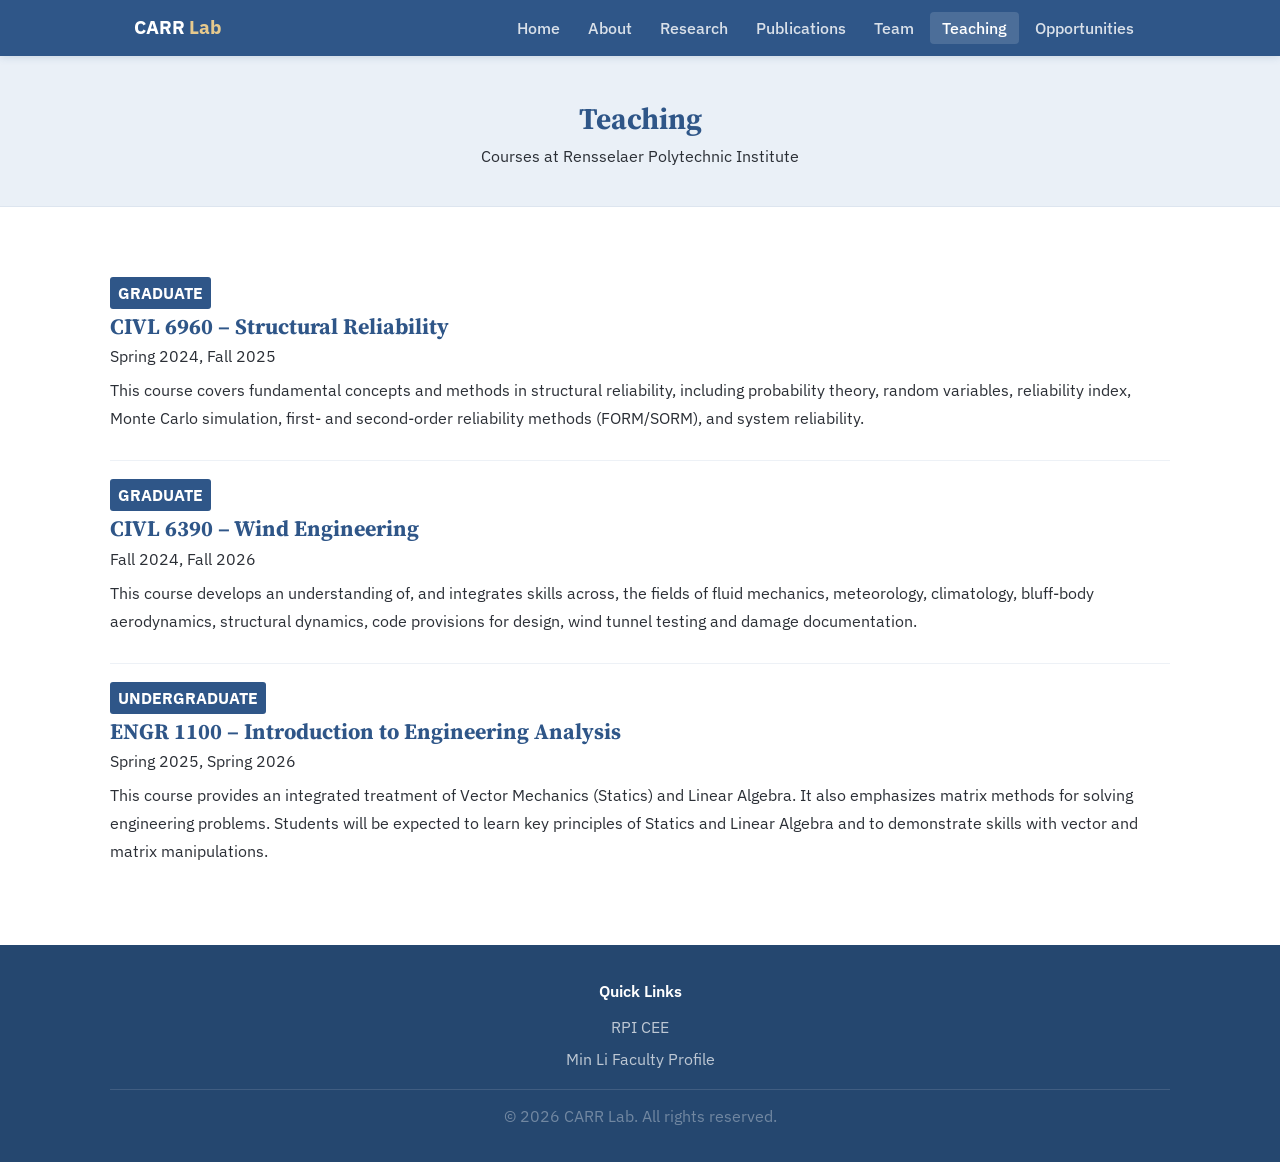
<file: teaching.html>
<!DOCTYPE html>
<html lang="en">
<head>
<meta charset="UTF-8">
<meta name="viewport" content="width=device-width,initial-scale=1.0">
<title>CARR Lab | Teaching</title>
<link rel="preconnect" href="https://fonts.googleapis.com">
<link rel="preconnect" href="https://fonts.gstatic.com" crossorigin>
<link href="https://fonts.googleapis.com/css2?family=IBM+Plex+Sans:wght@300;400;500;600;700&family=Source+Serif+4:wght@600;700&display=swap" rel="stylesheet">
<link rel="stylesheet" href="style.css?v=20">
<style>
.hero{background:var(--bg-hero);padding:48px 24px 44px;border-bottom:1px solid var(--border)}
.hero-inner{max-width:var(--max-w);margin:0 auto}
.hero h1{font-family:var(--serif);font-size:var(--fs-hero);font-weight:700;line-height:1.25;margin-bottom:20px;color:var(--primary)}
.hero-body{display:grid;grid-template-columns:1fr 320px;gap:36px;align-items:start}
.hero-text p{font-size:var(--fs-body);color:var(--text-sec);line-height:var(--lh);margin-bottom:12px}
.hero-text p:last-child{margin-bottom:0}
.hero-img{width:100%;border-radius:6px;background:linear-gradient(135deg,var(--border),var(--border-light));display:flex;align-items:center;justify-content:center;color:var(--text-muted);font-size:var(--fs-small);text-align:center;padding:20px;min-height:200px;border:1px solid var(--border)}
.news-date-box .year{font-size:var(--fs-body);font-weight:700}
.about-grid{display:grid;grid-template-columns:200px 1fr;gap:36px;align-items:start}
.about-photo{width:200px;height:260px;border-radius:6px;background:linear-gradient(135deg,var(--border),var(--border-light));display:flex;align-items:center;justify-content:center;color:var(--text-muted);font-size:var(--fs-small);text-align:center;border:1px solid var(--border)}
.pub-section{margin-bottom:32px}
.pub-section h3{font-family:var(--serif);font-size:var(--fs-h3);font-weight:700;color:var(--primary);margin-bottom:14px;padding-bottom:8px;border-bottom:1px solid var(--border-light);display:block}
.pub-item{padding:8px 0;font-size:var(--fs-body);color:var(--text-sec);line-height:var(--lh);border-bottom:1px solid var(--border-light)}
.pub-item strong{color:var(--text);font-weight:600}
.pub-item em{font-style:italic}
.pub-num{display:inline-block;min-width:28px;color:var(--text-muted);font-weight:500}
.team-grid{display:grid;grid-template-columns:repeat(auto-fill,minmax(170px,1fr));gap:20px;margin-top:12px}
.team-card{text-align:center}
.team-avatar{width:100px;height:100px;border-radius:50%;margin:0 auto 10px;background:linear-gradient(135deg,var(--border),var(--border-light));display:flex;align-items:center;justify-content:center;font-size:var(--fs-avatar);color:var(--text-muted);font-weight:600;border:2px solid var(--border)}
.team-card h4{font-size:var(--fs-body);font-weight:600;margin-bottom:2px}
.team-card p{font-size:var(--fs-small);color:var(--text-muted)}
.contact-grid{display:grid;grid-template-columns:1fr 1fr;gap:40px}
@media(max-width:768px){
  .about-grid{grid-template-columns:1fr}
  .contact-grid{grid-template-columns:1fr}
  .hero-body{grid-template-columns:1fr}
  .hero-img{max-width:280px}
  .about-photo{width:160px;height:200px}
}
</style>
</head>
<body>
<nav>
  <div class="nav-inner">
    <a href="index.html" class="nav-logo">CARR <span>Lab</span></a>
    <ul class="nav-links" id="navLinks">
      <li><a href="index.html">Home</a></li>
      <li><a href="about.html">About</a></li>
      <li><a href="research.html">Research</a></li>
      <li><a href="publication.html">Publications</a></li>
      <li><a href="team.html">Team</a></li>
      <li><a href="teaching.html" class="active">Teaching</a></li>
      <li><a href="opportunities.html">Opportunities</a></li>
    </ul>
    <button class="hamburger" onclick="document.getElementById('navLinks').classList.toggle('open')" aria-label="Menu">
      <span></span><span></span><span></span>
    </button>
  </div>
</nav>

<div class="page-banner"><h1>Teaching</h1><p>Courses at Rensselaer Polytechnic Institute</p></div>
<div class="section">
  <div class="container">
    <div class="course-item"><span class="course-level">Graduate</span><h3>CIVL 6960 &ndash; Structural Reliability</h3><p class="semesters">Spring 2024, Fall 2025</p><p>This course covers fundamental concepts and methods in structural reliability, including probability theory, random variables, reliability index, Monte Carlo simulation, first- and second-order reliability methods (FORM/SORM), and system reliability.</p></div>
    <div class="course-item"><span class="course-level">Graduate</span><h3>CIVL 6390 &ndash; Wind Engineering</h3><p class="semesters">Fall 2024, Fall 2026</p><p>This course develops an understanding of, and integrates skills across, the fields of fluid mechanics, meteorology, climatology, bluff-body aerodynamics, structural dynamics, code provisions for design, wind tunnel testing and damage documentation.</p></div>
    <div class="course-item"><span class="course-level">Undergraduate</span><h3>ENGR 1100 &ndash; Introduction to Engineering Analysis</h3><p class="semesters">Spring 2025, Spring 2026</p><p>This course provides an integrated treatment of Vector Mechanics (Statics) and Linear Algebra. It also emphasizes matrix methods for solving engineering problems. Students will be expected to learn key principles of Statics and Linear Algebra and to demonstrate skills with vector and matrix manipulations.</p></div>
  </div>
</div>

<footer>
  <div class="footer-inner">
    <div>
      <p style="color:#fff;font-weight:600;margin-bottom:8px;">Quick Links</p>
      <ul class="footer-links">
        <li><a href="https://cee.rpi.edu">RPI CEE</a></li>
        <li><a href="https://faculty.rpi.edu/min-li">Min Li Faculty Profile</a></li>
      </ul>
    </div>
  </div>
  <div class="footer-bottom">&copy; 2026 CARR Lab. All rights reserved.</div>
</footer>
<script>
  document.querySelectorAll(".nav-links a").forEach(function(a){
    a.addEventListener("click",function(){document.getElementById("navLinks").classList.remove("open")});
  });
</script>
</body>
</html>
</file>
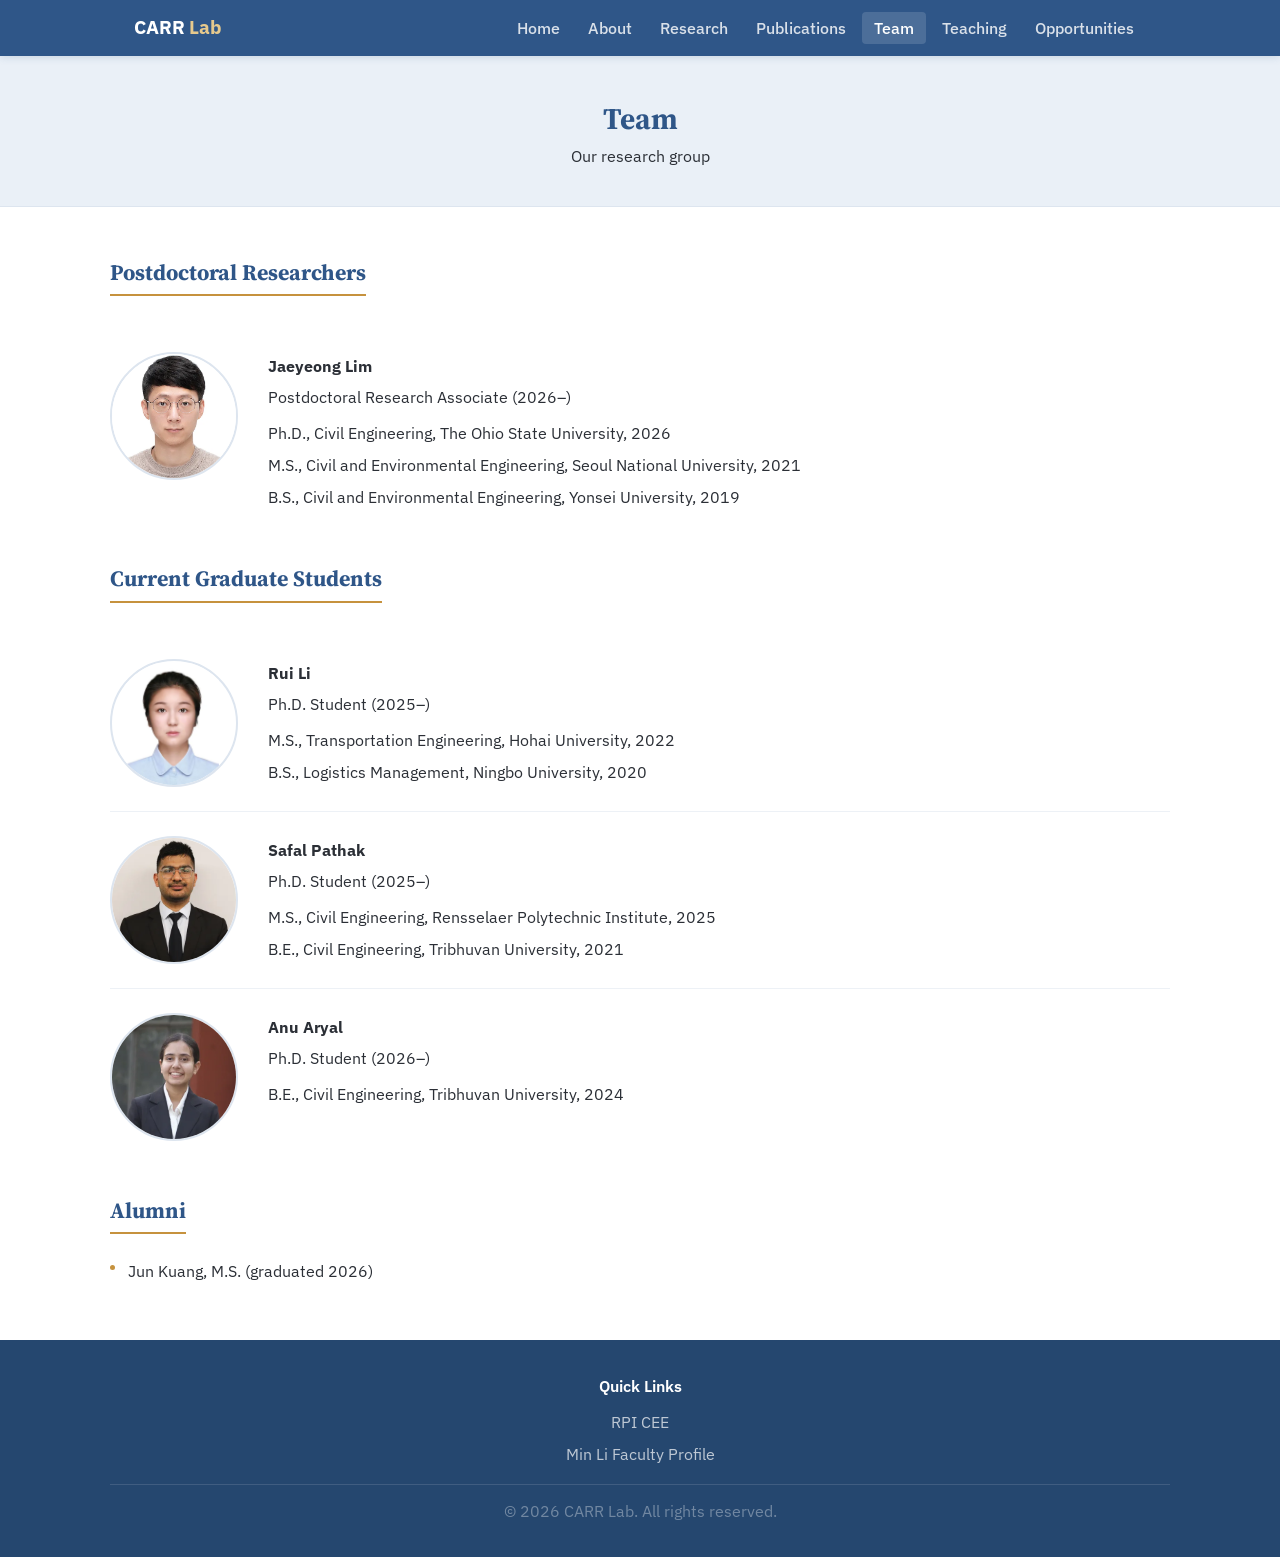
<file: team.html>
<!DOCTYPE html>
<html lang="en">
<head>
<meta charset="UTF-8">
<meta name="viewport" content="width=device-width,initial-scale=1.0">
<title>CARR Lab | Team</title>
<link rel="preconnect" href="https://fonts.googleapis.com">
<link rel="preconnect" href="https://fonts.gstatic.com" crossorigin>
<link href="https://fonts.googleapis.com/css2?family=IBM+Plex+Sans:wght@300;400;500;600;700&family=Source+Serif+4:wght@600;700&display=swap" rel="stylesheet">
<link rel="stylesheet" href="style.css?v=20">
<style>
.hero{background:var(--bg-hero);padding:48px 24px 44px;border-bottom:1px solid var(--border)}
.hero-inner{max-width:var(--max-w);margin:0 auto}
.hero h1{font-family:var(--serif);font-size:var(--fs-hero);font-weight:700;line-height:1.25;margin-bottom:20px;color:var(--primary)}
.hero-body{display:grid;grid-template-columns:1fr 320px;gap:36px;align-items:start}
.hero-text p{font-size:var(--fs-body);color:var(--text-sec);line-height:var(--lh);margin-bottom:12px}
.hero-text p:last-child{margin-bottom:0}
.hero-img{width:100%;border-radius:6px;background:linear-gradient(135deg,var(--border),var(--border-light));display:flex;align-items:center;justify-content:center;color:var(--text-muted);font-size:var(--fs-small);text-align:center;padding:20px;min-height:200px;border:1px solid var(--border)}
.news-date-box .year{font-size:var(--fs-body);font-weight:700}
.about-grid{display:grid;grid-template-columns:200px 1fr;gap:36px;align-items:start}
.about-photo{width:200px;height:260px;border-radius:6px;background:linear-gradient(135deg,var(--border),var(--border-light));display:flex;align-items:center;justify-content:center;color:var(--text-muted);font-size:var(--fs-small);text-align:center;border:1px solid var(--border)}
.pub-section{margin-bottom:32px}
.pub-section h3{font-family:var(--serif);font-size:var(--fs-h3);font-weight:700;color:var(--primary);margin-bottom:14px;padding-bottom:8px;border-bottom:1px solid var(--border-light);display:block}
.pub-item{padding:8px 0;font-size:var(--fs-body);color:var(--text-sec);line-height:var(--lh);border-bottom:1px solid var(--border-light)}
.pub-item strong{color:var(--text);font-weight:600}
.pub-item em{font-style:italic}
.pub-num{display:inline-block;min-width:28px;color:var(--text-muted);font-weight:500}
.team-grid{display:block;margin-top:12px}
.team-card{display:grid;grid-template-columns:128px 1fr;gap:30px;align-items:start;text-align:left;padding:24px 0;border-bottom:1px solid var(--border-light)}
.team-card:last-child{border-bottom:none}
.team-avatar{width:128px;height:128px;border-radius:50%;margin:0;background:#fff;display:flex;align-items:center;justify-content:center;font-size:var(--fs-avatar);color:var(--text-muted);font-weight:600;border:2px solid var(--border);overflow:hidden}
.team-avatar img{display:block;width:100%;height:100%;object-fit:cover;object-position:center}
.team-avatar img.rui{width:108%;height:108%;object-fit:contain;object-position:center;margin:12% auto 0 -4%}
.team-avatar img.safal{object-position:center 28%}
.team-avatar img.anu{object-position:center 38%}
.team-avatar img.jaeyeong{object-position:center 30%}
.team-card h4{font-size:var(--fs-body);font-weight:700;margin-bottom:3px;color:var(--text)}
.team-card p{font-size:var(--fs-small);color:var(--text-muted);margin-bottom:10px}
.team-education{list-style:none;margin:0;padding:0;text-align:left}
.team-education li{font-size:var(--fs-small);color:var(--text-sec);line-height:1.55;margin-bottom:7px}
.team-education li:last-child{margin-bottom:0}
.contact-grid{display:grid;grid-template-columns:1fr 1fr;gap:40px}
@media(max-width:768px){
  .about-grid{grid-template-columns:1fr}
  .contact-grid{grid-template-columns:1fr}
  .hero-body{grid-template-columns:1fr}
  .hero-img{max-width:280px}
  .about-photo{width:160px;height:200px}
  .team-card{grid-template-columns:88px 1fr;gap:18px;padding:20px 0}
  .team-avatar{width:88px;height:88px}
}
</style>
</head>
<body>
<nav>
  <div class="nav-inner">
    <a href="index.html" class="nav-logo">CARR <span>Lab</span></a>
    <ul class="nav-links" id="navLinks">
      <li><a href="index.html">Home</a></li>
      <li><a href="about.html">About</a></li>
      <li><a href="research.html">Research</a></li>
      <li><a href="publication.html">Publications</a></li>
      <li><a href="team.html" class="active">Team</a></li>
      <li><a href="teaching.html">Teaching</a></li>
      <li><a href="opportunities.html">Opportunities</a></li>
    </ul>
    <button class="hamburger" onclick="document.getElementById('navLinks').classList.toggle('open')" aria-label="Menu">
      <span></span><span></span><span></span>
    </button>
  </div>
</nav>

<div class="page-banner"><h1>Team</h1><p>Our research group</p></div>
<div class="section">
  <div class="container">
    <h2>Postdoctoral Researchers</h2>
    <div class="team-grid">
      <div class="team-card">
        <div class="team-avatar"><img class="jaeyeong" src="assets/jaeyeong.webp" width="413" height="532" decoding="async" alt="Portrait of Jaeyeong Lim"></div>
        <div>
          <h4>Jaeyeong Lim</h4>
          <p>Postdoctoral Research Associate (2026&ndash;)</p>
          <ul class="team-education">
            <li>Ph.D., Civil Engineering, The Ohio State University, 2026</li>
            <li>M.S., Civil and Environmental Engineering, Seoul National University, 2021</li>
            <li>B.S., Civil and Environmental Engineering, Yonsei University, 2019</li>
          </ul>
        </div>
      </div>
    </div>
    <h2 style="margin-top:32px;">Current Graduate Students</h2>
    <div class="team-grid">
      <div class="team-card">
        <div class="team-avatar"><img class="rui" src="assets/rui.webp" width="400" height="560" decoding="async" alt="Portrait of Rui Li"></div>
        <div>
          <h4>Rui Li</h4>
          <p>Ph.D. Student (2025&ndash;)</p>
          <ul class="team-education">
            <li>M.S., Transportation Engineering, Hohai University, 2022</li>
            <li>B.S., Logistics Management, Ningbo University, 2020</li>
          </ul>
        </div>
      </div>
      <div class="team-card">
        <div class="team-avatar"><img class="safal" src="assets/safal.webp" width="360" height="503" decoding="async" alt="Portrait of Safal Pathak"></div>
        <div>
          <h4>Safal Pathak</h4>
          <p>Ph.D. Student (2025&ndash;)</p>
          <ul class="team-education">
            <li>M.S., Civil Engineering, Rensselaer Polytechnic Institute, 2025</li>
            <li>B.E., Civil Engineering, Tribhuvan University, 2021</li>
          </ul>
        </div>
      </div>
      <div class="team-card">
        <div class="team-avatar"><img class="anu" src="assets/anu.webp" width="400" height="357" decoding="async" alt="Portrait of Anu Aryal"></div>
        <div>
          <h4>Anu Aryal</h4>
          <p>Ph.D. Student (2026&ndash;)</p>
          <ul class="team-education">
            <li>B.E., Civil Engineering, Tribhuvan University, 2024</li>
          </ul>
        </div>
      </div>
    </div>
    <h2 style="margin-top:32px;">Alumni</h2>
    <ul class="member-list">
      <li>Jun Kuang, M.S. (graduated 2026)</li>
    </ul>
  </div>
</div>

<footer>
  <div class="footer-inner">
    <div>
      <p style="color:#fff;font-weight:600;margin-bottom:8px;">Quick Links</p>
      <ul class="footer-links">
        <li><a href="https://cee.rpi.edu">RPI CEE</a></li>
        <li><a href="https://faculty.rpi.edu/min-li">Min Li Faculty Profile</a></li>
      </ul>
    </div>
  </div>
  <div class="footer-bottom">&copy; 2026 CARR Lab. All rights reserved.</div>
</footer>
<script>
  document.querySelectorAll(".nav-links a").forEach(function(a){
    a.addEventListener("click",function(){document.getElementById("navLinks").classList.remove("open")});
  });
</script>
</body>
</html>
</file>
<file: style.css>
*,*::before,*::after{margin:0;padding:0;box-sizing:border-box}
:root{--primary:#2F5688;--primary-light:#4D6FA3;--primary-dark:#25476F;--gold:#C6923E;--gold-light:#E6C98D;--bg:#FFFFFF;--bg-alt:#F8FAFC;--bg-hero:#EAF0F7;--text:#2B2F36;--text-sec:#2B2F36;--text-muted:#2B2F36;--border:#DDE5EF;--border-light:#EDF1F6;--sans:'IBM Plex Sans',-apple-system,Segoe UI,Roboto,Helvetica,Arial,sans-serif;--serif:'Source Serif 4',Georgia,serif;--max-w:1060px;--fs-hero:2.12rem;--fs-h1:1.875rem;--fs-h2:1.375rem;--fs-h3:1.375rem;--fs-body:1rem;--fs-small:1rem;--fs-xs:var(--fs-small);--fs-avatar:1.24rem;--lh:1.75;--section-pad:52px 24px}
html{scroll-behavior:smooth;font-size:16px}
body{font-family:var(--sans);color:var(--text);background:var(--bg);line-height:var(--lh)}
h1,h2,h3{line-height:1.25}
a{color:var(--primary);text-decoration:none}
a:hover{color:var(--gold);text-decoration:underline}
nav{background:var(--primary);position:sticky;top:0;z-index:100;box-shadow:0 1px 8px rgba(47,86,136,0.18)}
.nav-inner{max-width:var(--max-w);margin:0 auto;display:flex;align-items:center;justify-content:space-between;padding:0 24px;height:56px}
.nav-logo{color:#fff;font-size:1.18rem;font-weight:700;letter-spacing:0;text-decoration:none}
.nav-logo span{color:var(--gold-light)}
.nav-links{display:flex;gap:4px;list-style:none}
.nav-links a{color:rgba(255,255,255,0.82);font-size:var(--fs-small);font-weight:500;padding:6px 12px;border-radius:4px;transition:all 0.2s;text-decoration:none}
.nav-links a:hover,.nav-links a.active{color:#fff;background:rgba(255,255,255,0.14);text-decoration:none}
.hamburger{display:none;background:none;border:none;cursor:pointer;padding:8px}
.hamburger span{display:block;width:22px;height:2px;background:#fff;margin:5px 0}
.page-banner{background:var(--bg-hero);padding:44px 24px 36px;text-align:center;border-bottom:1px solid var(--border)}
.page-banner h1{font-family:var(--serif);color:var(--primary);font-size:var(--fs-h1);font-weight:700;margin-bottom:4px}
.page-banner p{color:var(--text-sec);font-size:var(--fs-body)}
.section{padding:var(--section-pad)}
.section-alt{background:var(--bg-alt)}
.container{max-width:var(--max-w);margin:0 auto}
.section h2{font-family:var(--serif);font-size:var(--fs-h2);font-weight:700;color:var(--primary);margin-bottom:20px;padding-bottom:8px;border-bottom:2px solid var(--gold);display:inline-block}
.section h3{font-family:var(--serif);font-size:var(--fs-h3);font-weight:700;color:var(--text);margin-bottom:6px}
.section p{font-size:var(--fs-body);color:var(--text-sec);margin-bottom:10px}
.research-list{list-style:none;margin:0;padding:0}
.research-list li{font-size:var(--fs-body);color:var(--text-sec);padding:3px 0 3px 18px;position:relative;line-height:1.6}
.research-list li::before{content:'';position:absolute;left:0;top:10px;width:5px;height:5px;border-radius:50%;background:var(--gold)}
.news-item{display:flex;gap:16px;padding:16px 0;border-bottom:1px solid var(--border-light);align-items:start}
.news-item:last-child{border-bottom:none}
.news-date-box{min-width:68px;text-align:center;background:var(--primary);color:#fff;border-radius:4px;padding:6px 10px}
.news-content h3{font-size:var(--fs-body);font-weight:700;color:var(--text);margin-bottom:2px}
.news-content p{font-size:var(--fs-small);color:var(--text-sec);margin:0}
.sponsors{display:flex;gap:24px;align-items:center;justify-content:center;flex-wrap:wrap;padding:16px 0}
.sponsors span{font-size:var(--fs-small);color:var(--text-muted);font-weight:500;padding:6px 14px;border:1px solid var(--border);border-radius:4px}
.about-text h2{font-family:var(--serif);font-size:var(--fs-h2);font-weight:700;color:var(--primary);margin-bottom:4px;border:none;padding:0;display:block}
.about-text .position{font-size:var(--fs-body);color:var(--text-sec);margin-bottom:16px}
.about-text p{font-size:var(--fs-body);line-height:var(--lh)}
.detail-section{margin-top:20px}
.detail-section h3{font-family:var(--serif);font-size:var(--fs-h3);font-weight:700;color:var(--primary);margin-bottom:8px;margin-top:20px;border:none;padding:0}
.detail-section ul{list-style:none;margin-bottom:8px}
.detail-section li{font-size:var(--fs-body);color:var(--text-sec);padding:3px 0 3px 18px;position:relative}
.detail-section li::before{content:'';position:absolute;left:0;top:11px;width:5px;height:5px;border-radius:50%;background:var(--gold)}
.research-block{margin-bottom:32px;padding-bottom:28px;border-bottom:1px solid var(--border-light)}
.research-block:last-child{border-bottom:none;margin-bottom:0;padding-bottom:0}
.research-block h3{font-family:var(--serif);font-size:var(--fs-h3);color:var(--primary);font-weight:700;margin-bottom:8px}
.research-block p{font-size:var(--fs-body);line-height:var(--lh)}
.keywords{margin-top:8px;font-size:var(--fs-small);color:var(--text-muted);font-style:italic}
.pub-item:last-child{border-bottom:none}
.team-subtitle{font-family:var(--serif);font-size:var(--fs-body);font-weight:700;color:var(--primary);margin-top:28px;margin-bottom:12px}
.member-list{list-style:none}
.member-list li{font-size:var(--fs-body);color:var(--text-sec);padding:3px 0 3px 18px;position:relative}
.member-list li::before{content:'';position:absolute;left:0;top:11px;width:5px;height:5px;border-radius:50%;background:var(--gold)}
.join-box{margin-top:32px;padding:24px;background:var(--bg-alt);border:1px solid var(--border);border-left:3px solid var(--gold);border-radius:4px}
.join-box h3{font-family:var(--serif);font-size:var(--fs-h3);color:var(--primary);font-weight:700;margin-bottom:6px}
.join-box p{font-size:var(--fs-body);color:var(--text-sec);margin:0}
.course-item{padding:18px 0;border-bottom:1px solid var(--border-light)}
.course-item:last-child{border-bottom:none}
.course-level{display:inline-block;font-size:var(--fs-xs);font-weight:700;letter-spacing:0;text-transform:uppercase;color:#fff;background:var(--primary);padding:2px 8px;border-radius:3px;margin-bottom:4px}
.course-item h3{font-family:var(--serif);font-size:var(--fs-h3);font-weight:700;color:var(--primary);margin-bottom:2px}
.course-item .semesters{font-size:var(--fs-small);color:var(--text-muted);margin-bottom:6px}
.course-item p{font-size:var(--fs-body);color:var(--text-sec)}
.contact-info h3{font-family:var(--serif);font-size:var(--fs-h3);color:var(--primary);font-weight:700;margin-bottom:18px}
.contact-row{display:flex;gap:12px;margin-bottom:12px;align-items:start}
.contact-label{font-size:var(--fs-small);font-weight:700;color:var(--text-muted);text-transform:uppercase;letter-spacing:0;min-width:56px}
.contact-val{font-size:var(--fs-body);color:var(--text-sec)}
.contact-val a{color:var(--primary)}
.opp-box{padding:24px;background:var(--bg-alt);border:1px solid var(--border);border-left:3px solid var(--gold);border-radius:4px;margin-bottom:20px}
.opp-box h3{font-family:var(--serif);font-size:var(--fs-h3);color:var(--primary);font-weight:700;margin-bottom:6px}
.opp-box p{font-size:var(--fs-body);color:var(--text-sec);line-height:var(--lh);margin:0 0 8px}
.opp-box p:last-child{margin-bottom:0}
footer{background:var(--primary-dark);color:rgba(255,255,255,0.6);padding:32px 24px;font-size:var(--fs-small)}
.footer-inner{max-width:var(--max-w);margin:0 auto;text-align:center}
footer a{color:rgba(255,255,255,0.78);text-decoration:none}
footer a:hover{color:#fff;text-decoration:none}
.footer-links{list-style:none}
.footer-links li{margin-bottom:4px}
.footer-links a{color:rgba(255,255,255,0.7);text-decoration:none;font-size:var(--fs-small)}
.footer-links a:hover{color:#fff;text-decoration:none}
.footer-bottom{max-width:var(--max-w);margin:16px auto 0;padding-top:12px;border-top:1px solid rgba(255,255,255,0.12);text-align:center;font-size:var(--fs-xs);color:rgba(255,255,255,0.35)}
@media(max-width:768px){
  :root{--fs-hero:2rem;--fs-h1:1.75rem;--fs-h2:1.25rem;--fs-h3:1.25rem;--fs-body:1rem;--fs-small:1rem}
  .nav-links{display:none}
  .nav-links.open{display:flex;flex-direction:column;position:absolute;top:56px;left:0;right:0;background:var(--primary);padding:16px 24px;gap:4px}
  .hamburger{display:block}
  .about-grid{grid-template-columns:1fr}
  .contact-grid{grid-template-columns:1fr}
}
</file>
